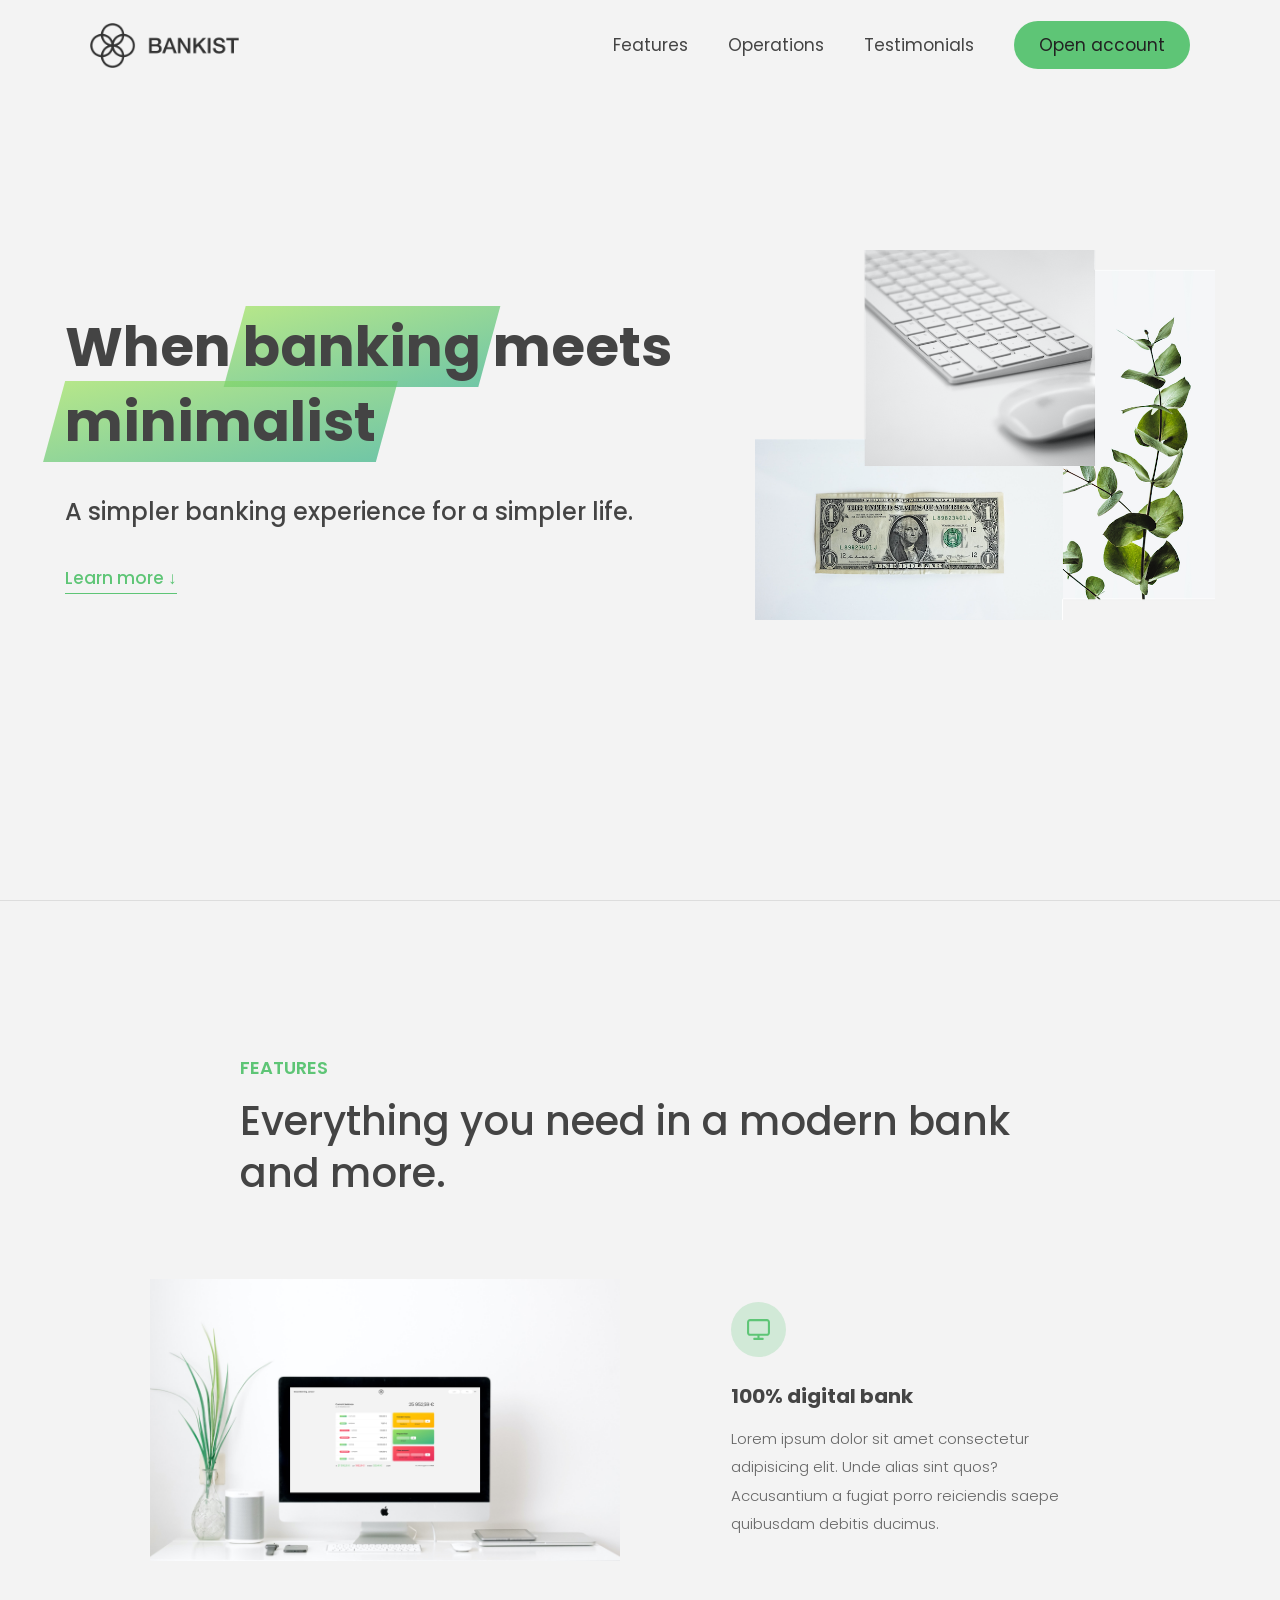
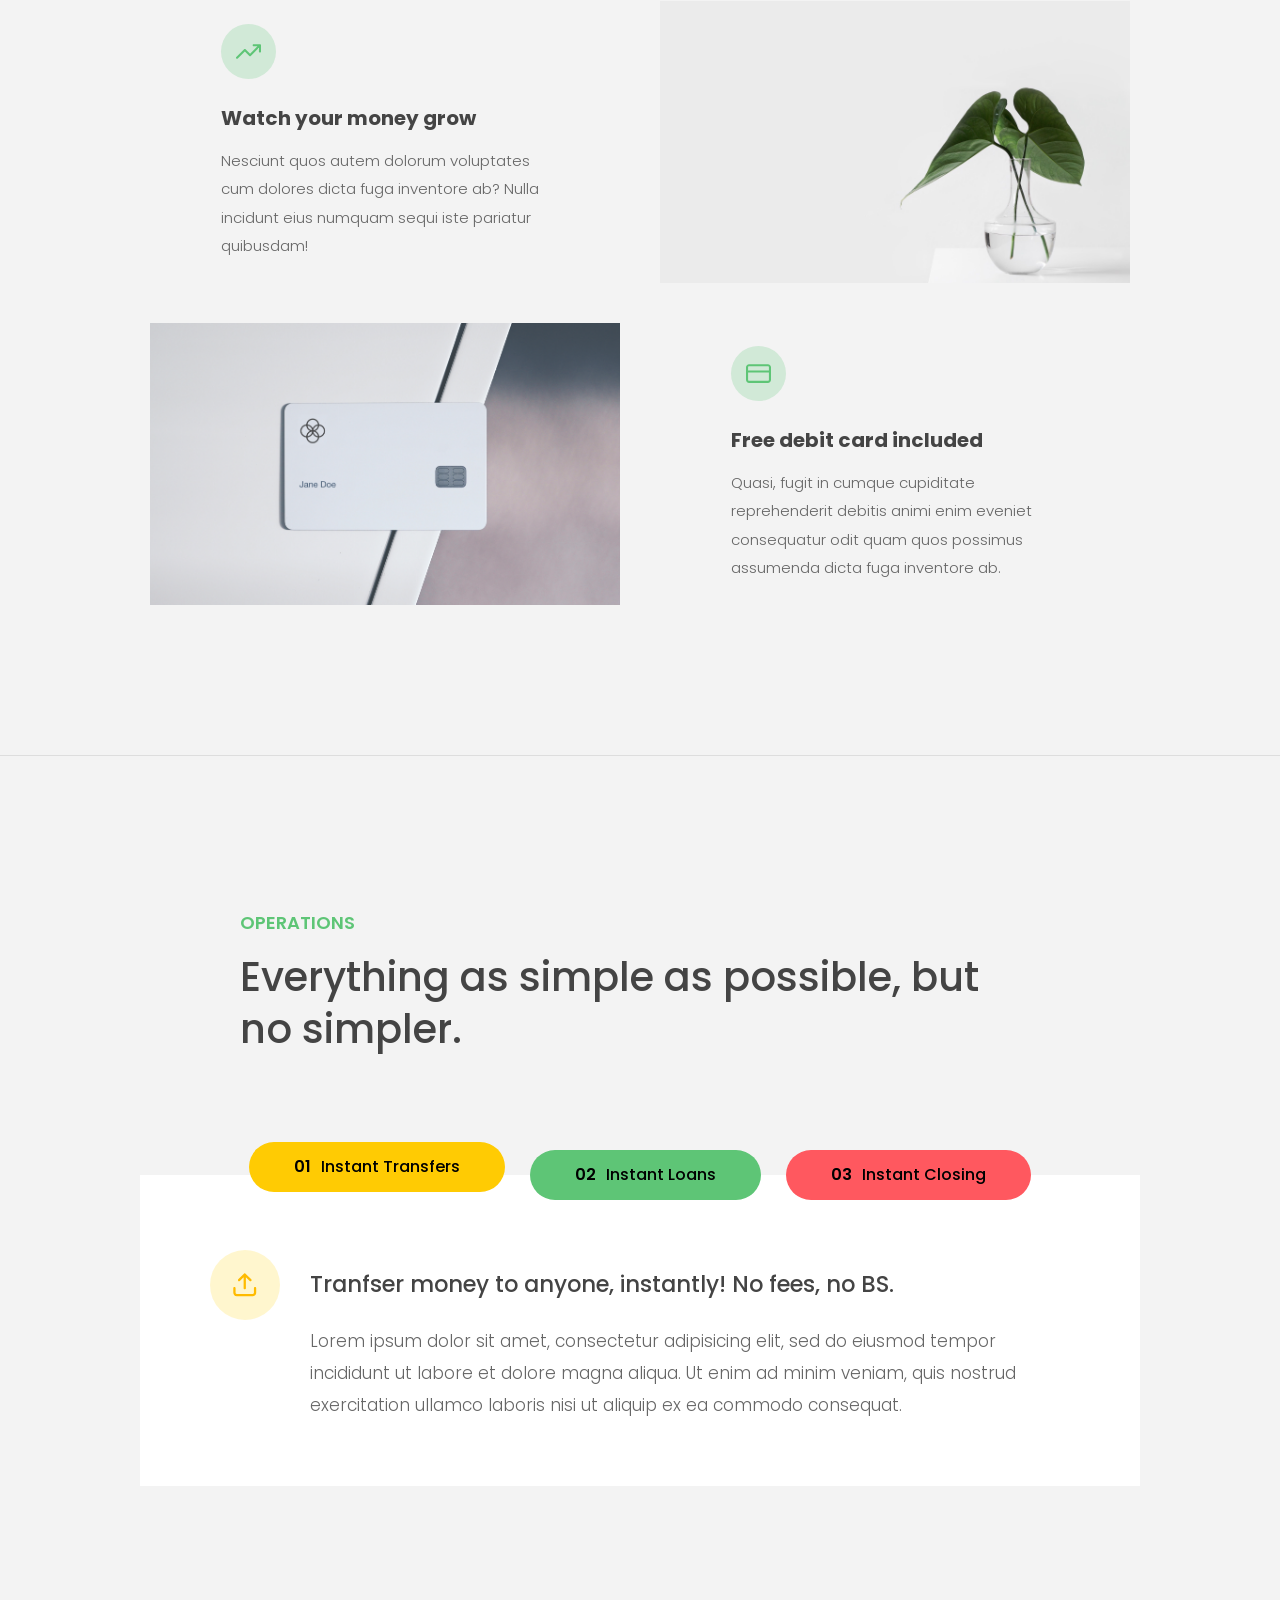
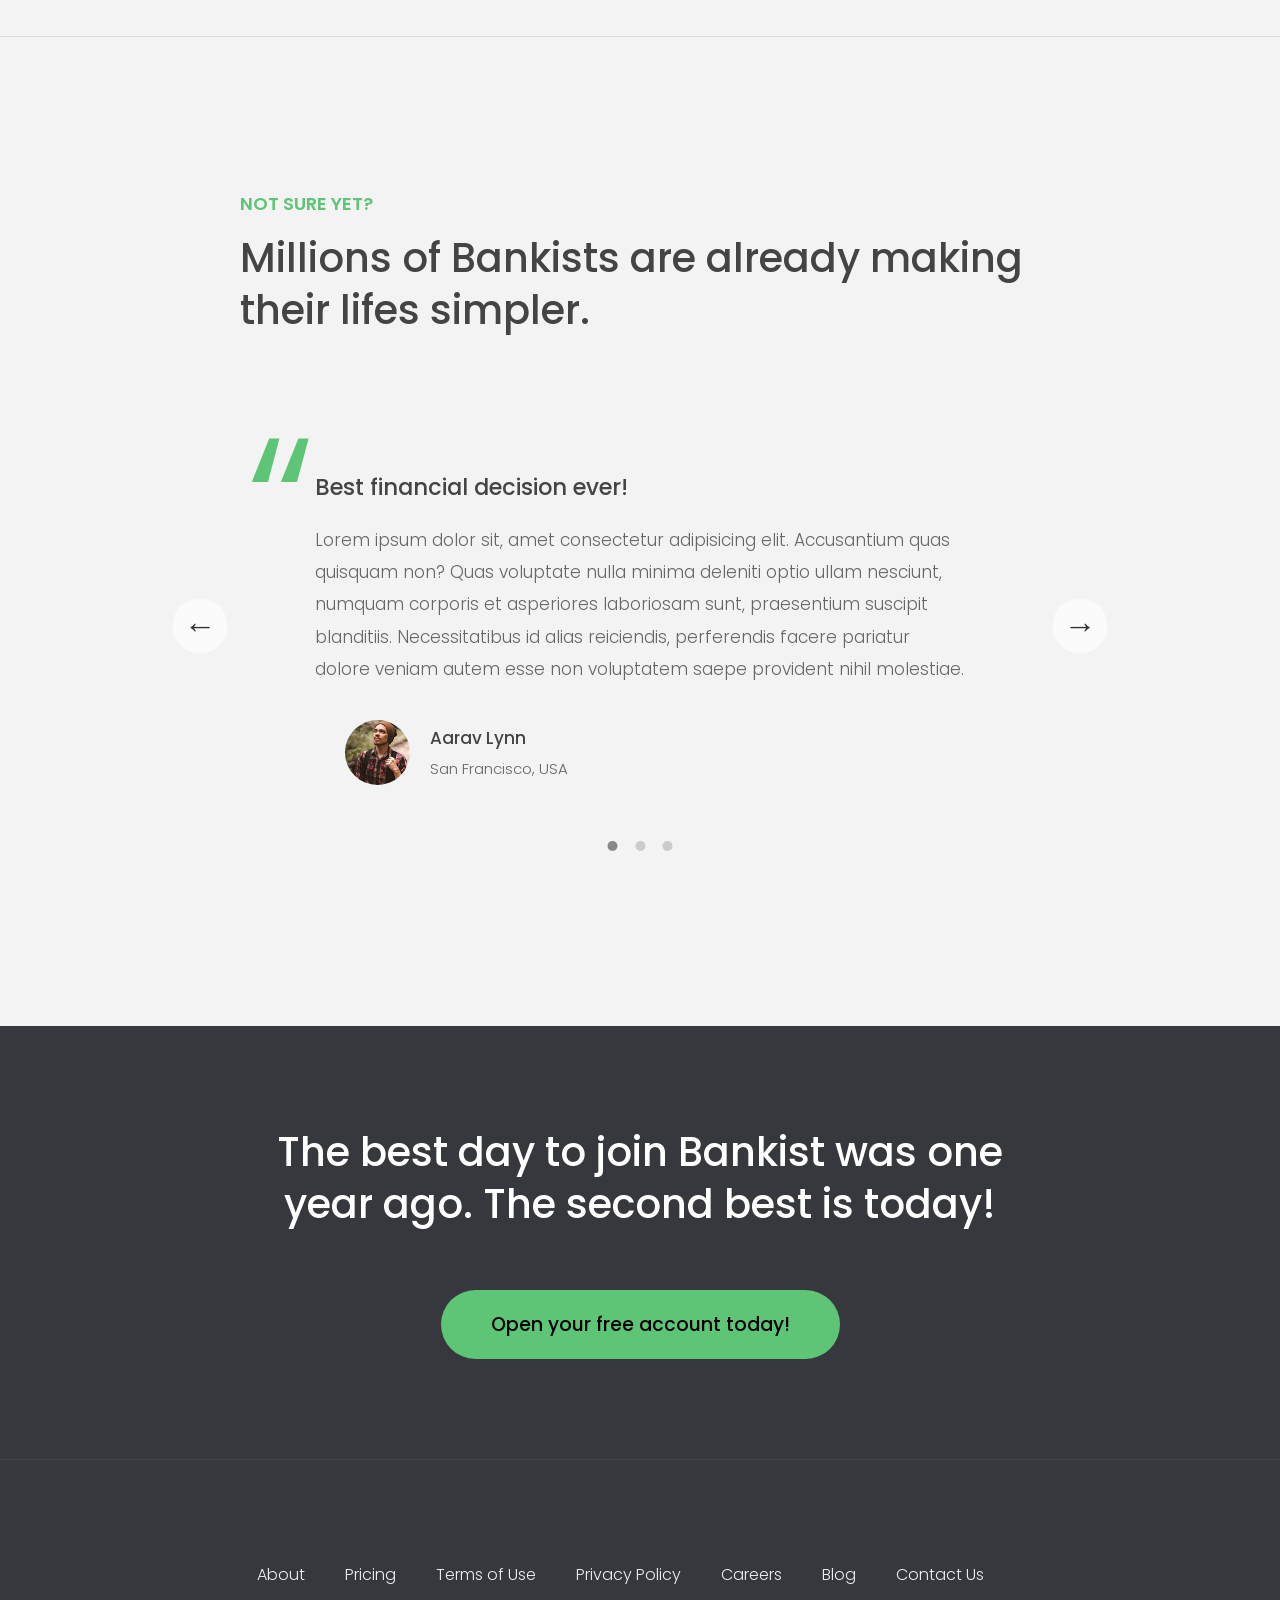
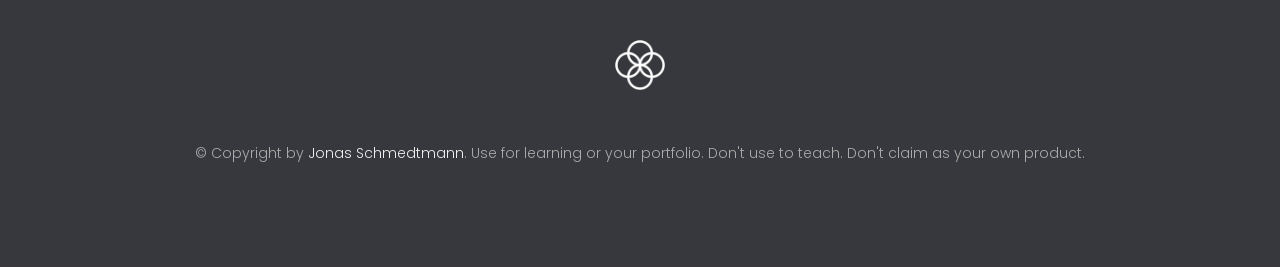
<file: Advanced-DOM-Bankist/index.html>
<!DOCTYPE html>
<html lang="en">
  <head>
    <meta charset="UTF-8" />
    <meta name="viewport" content="width=device-width, initial-scale=1.0" />
    <meta http-equiv="X-UA-Compatible" content="ie=edge" />
    <link rel="shortcut icon" type="image/png" href="img/icon.png" />

    <link
      href="https://fonts.googleapis.com/css?family=Poppins:300,400,500,600&display=swap"
      rel="stylesheet"
    />
    <link rel="stylesheet" href="style.css" />
    <title>Bankist | When Banking meets Minimalist</title>
        <script defer src="script.js"></script>
  </head>
  <body>
    <header class="header">
      <nav class="nav">
        <img
          src="img/logo.png"
          alt="Bankist logo"
          class="nav__logo"
          id="logo"
          loading="lazy"
        />
        <ul class="nav__links">
          <li class="nav__item">
            <a class="nav__link" href="#section--1">Features</a>
          </li>
          <li class="nav__item">
            <a class="nav__link" href="#section--2">Operations</a>
          </li>
          <li class="nav__item">
            <a class="nav__link" href="#section--3">Testimonials</a>
          </li>
          <li class="nav__item">
            <a class="nav__link nav__link--btn btn--show-modal" href="#"
              >Open account</a
            >
          </li>
        </ul>
      </nav>

      <div class="header__title">
        <h1>
          When
          <!-- Green highlight effect -->
          <span class="highlight">banking</span>
          meets<br />
          <span class="highlight">minimalist</span>
        </h1>
        <h4>A simpler banking experience for a simpler life.</h4>
        <button class="btn--text btn--scroll-to">Learn more &DownArrow;</button>
        <img
          src="img/hero.png"
          class="header__img"
          alt="Minimalist bank items"
          loading="lazy"
        />
      </div>
    </header>

    <section class="section" id="section--1">
      <div class="section__title">
        <h2 class="section__description">Features</h2>
        <h3 class="section__header">
          Everything you need in a modern bank and more.
        </h3>
      </div>

      <div class="features">
        <img
          src="img/digital-lazy.jpg"
          data-src="img/digital.jpg"
          alt="Computer"
          class="features__img lazy-img"
        />
        <div class="features__feature">
          <div class="features__icon">
            <svg>
              <use xlink:href="img/icons.svg#icon-monitor"></use>
            </svg>
          </div>
          <h5 class="features__header">100% digital bank</h5>
          <p>
            Lorem ipsum dolor sit amet consectetur adipisicing elit. Unde alias
            sint quos? Accusantium a fugiat porro reiciendis saepe quibusdam
            debitis ducimus.
          </p>
        </div>

        <div class="features__feature">
          <div class="features__icon">
            <svg>
              <use xlink:href="img/icons.svg#icon-trending-up"></use>
            </svg>
          </div>
          <h5 class="features__header">Watch your money grow</h5>
          <p>
            Nesciunt quos autem dolorum voluptates cum dolores dicta fuga
            inventore ab? Nulla incidunt eius numquam sequi iste pariatur
            quibusdam!
          </p>
        </div>
        <img
          src="img/grow-lazy.jpg"
          data-src="img/grow.jpg"
          alt="Plant"
          class="features__img lazy-img"
        />

        <img
          src="img/card-lazy.jpg"
          data-src="img/card.jpg"
          alt="Credit card"
          class="features__img lazy-img"
        />
        <div class="features__feature">
          <div class="features__icon">
            <svg>
              <use xlink:href="img/icons.svg#icon-credit-card"></use>
            </svg>
          </div>
          <h5 class="features__header">Free debit card included</h5>
          <p>
            Quasi, fugit in cumque cupiditate reprehenderit debitis animi enim
            eveniet consequatur odit quam quos possimus assumenda dicta fuga
            inventore ab.
          </p>
        </div>
      </div>
    </section>

    <section class="section" id="section--2">
      <div class="section__title">
        <h2 class="section__description">Operations</h2>
        <h3 class="section__header">
          Everything as simple as possible, but no simpler.
        </h3>
      </div>

      <div class="operations">
        <div class="operations__tab-container">
          <button
            class="btn operations__tab operations__tab--1 operations__tab--active"
            data-tab="1"
          >
            <span>01</span>Instant Transfers
          </button>
          <button class="btn operations__tab operations__tab--2" data-tab="2">
            <span>02</span>Instant Loans
          </button>
          <button class="btn operations__tab operations__tab--3" data-tab="3">
            <span>03</span>Instant Closing
          </button>
        </div>
        <div
          class="operations__content operations__content--1 operations__content--active"
        >
          <div class="operations__icon operations__icon--1">
            <svg>
              <use xlink:href="img/icons.svg#icon-upload"></use> 
            </svg>
          </div>
          <h5 class="operations__header">
            Tranfser money to anyone, instantly! No fees, no BS.
          </h5>
          <p>
            Lorem ipsum dolor sit amet, consectetur adipisicing elit, sed do
            eiusmod tempor incididunt ut labore et dolore magna aliqua. Ut enim
            ad minim veniam, quis nostrud exercitation ullamco laboris nisi ut
            aliquip ex ea commodo consequat.
          </p>
        </div>

        <div class="operations__content operations__content--2">
          <div class="operations__icon operations__icon--2">
            <svg>
              <use xlink:href="img/icons.svg#icon-home"></use>
            </svg>
          </div>
          <h5 class="operations__header">
            Buy a home or make your dreams come true, with instant loans.
          </h5>
          <p>
            Duis aute irure dolor in reprehenderit in voluptate velit esse
            cillum dolore eu fugiat nulla pariatur. Excepteur sint occaecat
            cupidatat non proident, sunt in culpa qui officia deserunt mollit
            anim id est laborum.
          </p>
        </div>
        <div class="operations__content operations__content--3">
          <div class="operations__icon operations__icon--3">
            <svg>
              <use xlink:href="img/icons.svg#icon-user-x"></use>
            </svg>
          </div>
          <h5 class="operations__header">
            No longer need your account? No problem! Close it instantly.
          </h5>
          <p>
            Excepteur sint occaecat cupidatat non proident, sunt in culpa qui
            officia deserunt mollit anim id est laborum. Ut enim ad minim
            veniam, quis nostrud exercitation ullamco laboris nisi ut aliquip ex
            ea commodo consequat.
          </p>
        </div>
      </div>
    </section>

    <section class="section " id="section--3">
      <div class="section__title section__title--testimonials">
        <h2 class="section__description">Not sure yet?</h2>
        <h3 class="section__header">
          Millions of Bankists are already making their lifes simpler.
        </h3>
      </div>

      <div class="slider">
        <div class="slide slide--1">
          <div class="testimonial">
            <h5 class="testimonial__header">Best financial decision ever!</h5>
            <blockquote class="testimonial__text">
              Lorem ipsum dolor sit, amet consectetur adipisicing elit.
              Accusantium quas quisquam non? Quas voluptate nulla minima
              deleniti optio ullam nesciunt, numquam corporis et asperiores
              laboriosam sunt, praesentium suscipit blanditiis. Necessitatibus
              id alias reiciendis, perferendis facere pariatur dolore veniam
              autem esse non voluptatem saepe provident nihil molestiae.
            </blockquote>
            <address class="testimonial__author">
              <img src="img/user-1.jpg" alt="" class="testimonial__photo" loading="lazy" />
              <h6 class="testimonial__name">Aarav Lynn</h6>
              <p class="testimonial__location">San Francisco, USA</p>
            </address>
          </div>
        </div>

        <div class="slide slide--2">
          <div class="testimonial">
            <h5 class="testimonial__header">
              The last step to becoming a complete minimalist
            </h5>
            <blockquote class="testimonial__text">
              Quisquam itaque deserunt ullam, quia ea repellendus provident,
              ducimus neque ipsam modi voluptatibus doloremque, corrupti
              laborum. Incidunt numquam perferendis veritatis neque repellendus.
              Lorem, ipsum dolor sit amet consectetur adipisicing elit. Illo
              deserunt exercitationem deleniti.
            </blockquote>
            <address class="testimonial__author">
              <img src="img/user-2.jpg" alt="" class="testimonial__photo" loading="lazy" />
              <h6 class="testimonial__name">Miyah Miles</h6>
              <p class="testimonial__location">London, UK</p>
            </address>
          </div>
        </div>

        <div class="slide slide--3">
          <div class="testimonial">
            <h5 class="testimonial__header">
              Finally free from old-school banks
            </h5>
            <blockquote class="testimonial__text">
              Debitis, nihil sit minus suscipit magni aperiam vel tenetur
              incidunt commodi architecto numquam omnis nulla autem,
              necessitatibus blanditiis modi similique quidem. Odio aliquam
              culpa dicta beatae quod maiores ipsa minus consequatur error sunt,
              deleniti saepe aliquid quos inventore sequi. Necessitatibus id
              alias reiciendis, perferendis facere.
            </blockquote>
            <address class="testimonial__author">
              <img src="img/user-3.jpg" alt="" class="testimonial__photo" loading="lazy" />
              <h6 class="testimonial__name">Francisco Gomes</h6>
              <p class="testimonial__location">Lisbon, Portugal</p>
            </address>
          </div>
        </div>

        <!-- <div class="slide"><img src="img/img-1.jpg" alt="Photo 1" /></div>
        <div class="slide"><img src="img/img-2.jpg" alt="Photo 2" /></div>
        <div class="slide"><img src="img/img-3.jpg" alt="Photo 3" /></div>
        <div class="slide"><img src="img/img-4.jpg" alt="Photo 4" /></div> -->
        <button class="slider__btn slider__btn--left">&larr;</button>
        <button class="slider__btn slider__btn--right">&rarr;</button>
        <div class="dots"></div>
      </div>
    </section>

    <section class="section section--sign-up">
      <div class="section__title">
        <h3 class="section__header">
          The best day to join Bankist was one year ago. The second best is
          today!
        </h3>
      </div>
      <button class="btn btn--show-modal">Open your free account today!</button>
    </section>

    <footer class="footer">
      <ul class="footer__nav">
        <li class="footer__item">
          <a class="footer__link" href="#">About</a>
        </li>
        <li class="footer__item">
          <a class="footer__link" href="#">Pricing</a>
        </li>
        <li class="footer__item">
          <a class="footer__link" href="#">Terms of Use</a>
        </li>
        <li class="footer__item">
          <a class="footer__link" href="#">Privacy Policy</a>
        </li>
        <li class="footer__item">
          <a class="footer__link" href="#">Careers</a>
        </li>
        <li class="footer__item">
          <a class="footer__link" href="#">Blog</a>
        </li>
        <li class="footer__item">
          <a class="footer__link" href="#">Contact Us</a>
        </li>
      </ul>
      <img src="img/icon.png" alt="Logo" class="footer__logo" loading="lazy" />
      <p class="footer__copyright">
        &copy; Copyright by
        <a
          class="footer__link twitter-link"
          target="_blank"
          href="https://twitter.com/jonasschmedtman"
          >Jonas Schmedtmann</a
        >. Use for learning or your portfolio. Don't use to teach. Don't claim
        as your own product.
      </p>
    </footer>

    <div class="modal hidden">
      <button class="btn--close-modal">&times;</button>
      <h2 class="modal__header">
        Open your bank account <br />
        in just <span class="highlight">5 minutes</span>
      </h2>
      <form class="modal__form">
        <label>First Name</label>
        <input type="text" />
        <label>Last Name</label>
        <input type="text" />
        <label>Email Address</label>
        <input type="email" />
        <button class="btn">Next step &rarr;</button>
      </form>
    </div>
    <div class="overlay hidden"></div>

    <!-- <script src="script.js"></script> -->
  </body>
</html>
</file>
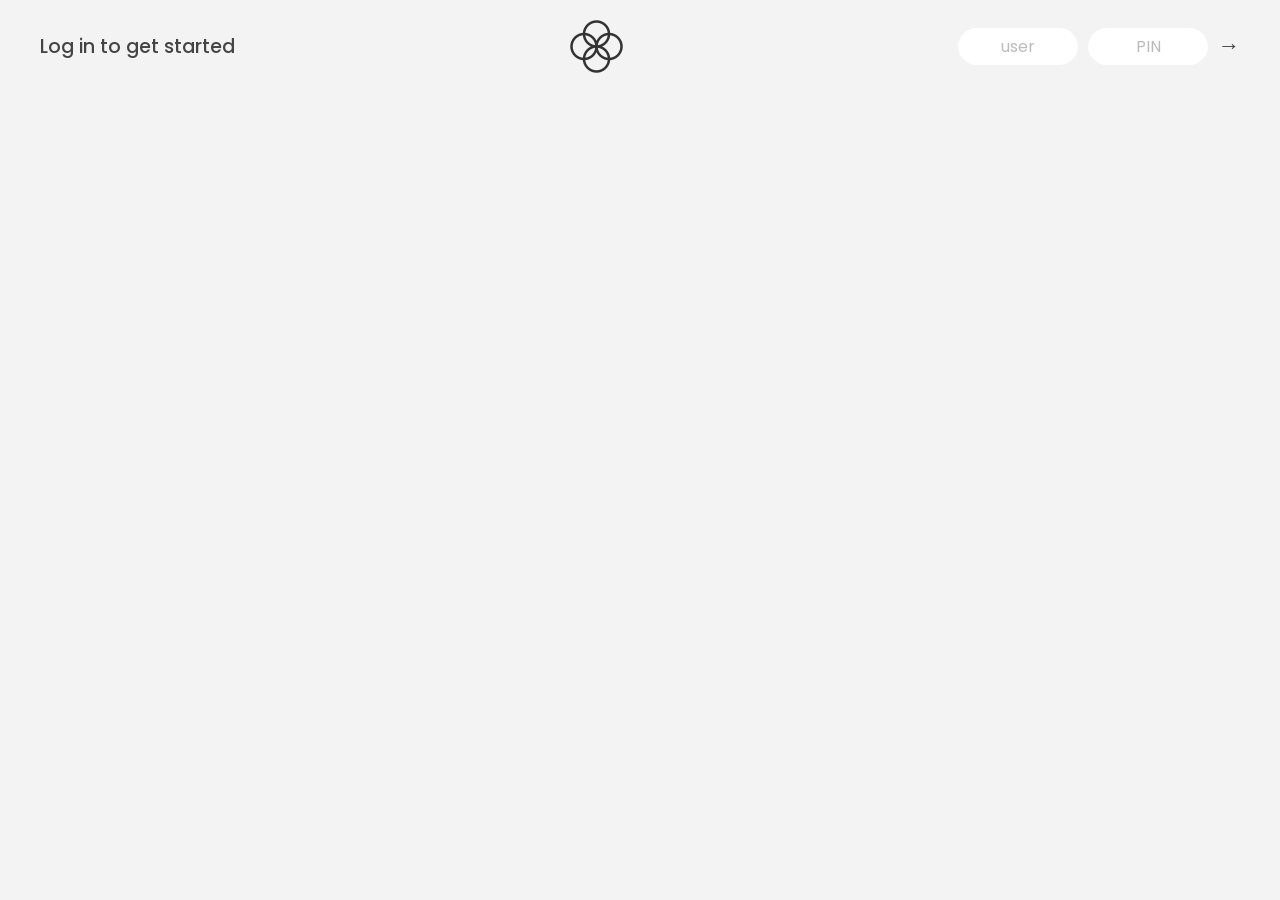
<file: Arrays-Bankist/index.html>
<!DOCTYPE html>
<html lang="en">
  <head>
    <meta charset="UTF-8" />
    <meta name="viewport" content="width=device-width, initial-scale=1.0" />
    <meta http-equiv="X-UA-Compatible" content="ie=edge" />
    <link rel="shortcut icon" type="image/png" href="/icon.png" />

    <link
      href="https://fonts.googleapis.com/css?family=Poppins:400,500,600&display=swap"
      rel="stylesheet"
    />

    <link rel="stylesheet" href="style.css" />
    <title>Bankist</title>
  </head>
  <body>
    <!-- TOP NAVIGATION -->
    <nav>
      <p class="welcome">Log in to get started</p>
      <img src="logo.png" alt="Logo" class="logo" />
      <form class="login">
        <input
          type="text"
          placeholder="user"
          class="login__input login__input--user"
        />
        <!-- In practice, use type="password" -->
        <input
          type="password"
          placeholder="PIN"
          maxlength="4"
          class="login__input login__input--pin"
        />
        <button class="login__btn">&rarr;</button>
      </form>
    </nav>

    <main class="app">
      <!-- BALANCE -->
      <div class="balance">
        <div>
          <p class="balance__label">Current balance</p>
          <p class="balance__date">
            As of <span class="date">05/03/2037</span>
          </p>
        </div>
        <p class="balance__value">0000€</p>
      </div>

      <!-- MOVEMENTS -->
      <div class="movements">
        <div class="movements__row">
          <div class="movements__type movements__type--deposit">2 deposit</div>
          <div class="movements__date">3 days ago</div>
          <div class="movements__value">4 000€</div>
        </div>
        <div class="movements__row">
          <div class="movements__type movements__type--withdrawal">
            1 withdrawal
          </div>
          <div class="movements__date">24/01/2037</div>
          <div class="movements__value">-378€</div>
        </div>
      </div>

      <!-- SUMMARY -->
      <div class="summary">
        <p class="summary__label">In</p>
        <p class="summary__value summary__value--in">0000€</p>
        <p class="summary__label">Out</p>
        <p class="summary__value summary__value--out">0000€</p>
        <p class="summary__label">Interest</p>
        <p class="summary__value summary__value--interest">0000€</p>
        <button class="btn--sort">&downarrow; SORT</button>
      </div>

      <!-- OPERATION: TRANSFERS -->
      <div class="operation operation--transfer">
        <h2>Transfer money</h2>
        <form class="form form--transfer">
          <input type="text" class="form__input form__input--to" />
          <input type="number" class="form__input form__input--amount" />
          <button class="form__btn form__btn--transfer">&rarr;</button>
          <label class="form__label">Transfer to</label>
          <label class="form__label">Amount</label>
        </form>
      </div>

      <!-- OPERATION: LOAN -->
      <div class="operation operation--loan">
        <h2>Request loan</h2>
        <form class="form form--loan">
          <input type="number" class="form__input form__input--loan-amount" />
          <button class="form__btn form__btn--loan">&rarr;</button>
          <label class="form__label form__label--loan">Amount</label>
        </form>
      </div>

      <!-- OPERATION: CLOSE -->
      <div class="operation operation--close">
        <h2>Close account</h2>
        <form class="form form--close">
          <input type="text" class="form__input form__input--user" />
          <input
            type="password"
            maxlength="6"
            class="form__input form__input--pin"
          />
          <button class="form__btn form__btn--close">&rarr;</button>
          <label class="form__label">Confirm user</label>
          <label class="form__label">Confirm PIN</label>
        </form>
      </div>

      <!-- LOGOUT TIMER -->
      <p class="logout-timer">
        You will be logged out in <span class="timer">05:00</span>
      </p>
    </main>

    <!-- <footer>
      &copy; by Jonas Schmedtmann. Don't claim as your own :)
    </footer> -->

    <script src="script.js"></script>
  </body>
</html>
</file>
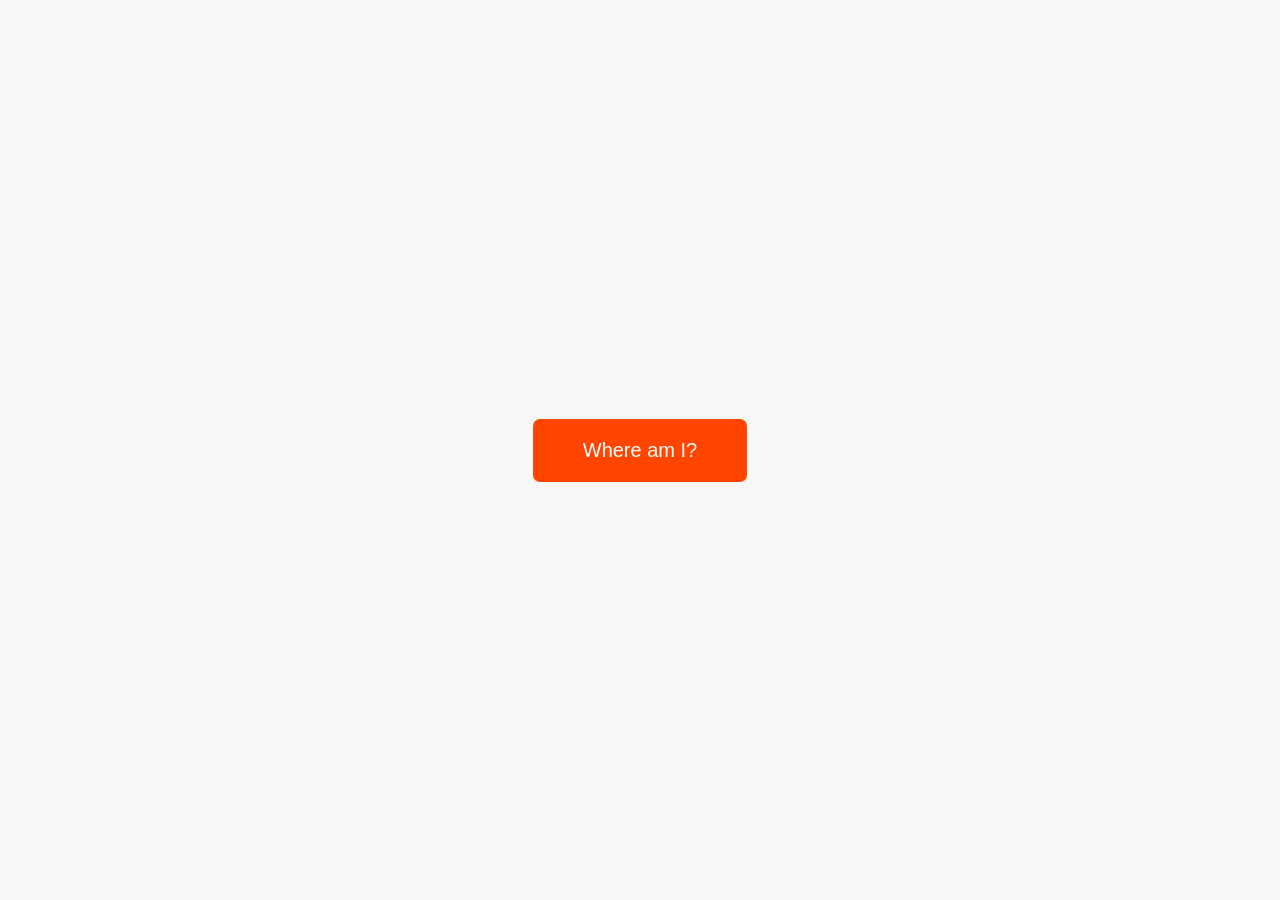
<file: Asynchronous/index.html>
<!DOCTYPE html>
<html lang="en">
  <head>
    <meta charset="UTF-8" />
    <meta name="viewport" content="width=device-width, initial-scale=1.0" />
    <meta http-equiv="X-UA-Compatible" content="ie=edge" />
    <link rel="stylesheet" href="style.css" />
    <script defer src="script.js"></script>
    <title>Asynchronous JavaScript</title>
  </head>
  <body>
    <main class="container">
      <div class="countries">
        <!--
          <article class="country">
            <img class="country__img" src="" />
            <div class="country__data">
              <h3 class="country__name">COUNTRY</h3>
              <h4 class="country__region">REGION</h4>
              <p class="country__row"><span>👫</span>POP people</p>
              <p class="country__row"><span>🗣️</span>LANG</p>
              <p class="country__row"><span>💰</span>CUR</p>
            </div>
          </article>
        -->
      </div>
      <button class="btn-country">Where am I?</button>
      <div class="images"></div>
    </main>
  </body>
</html>
</file>
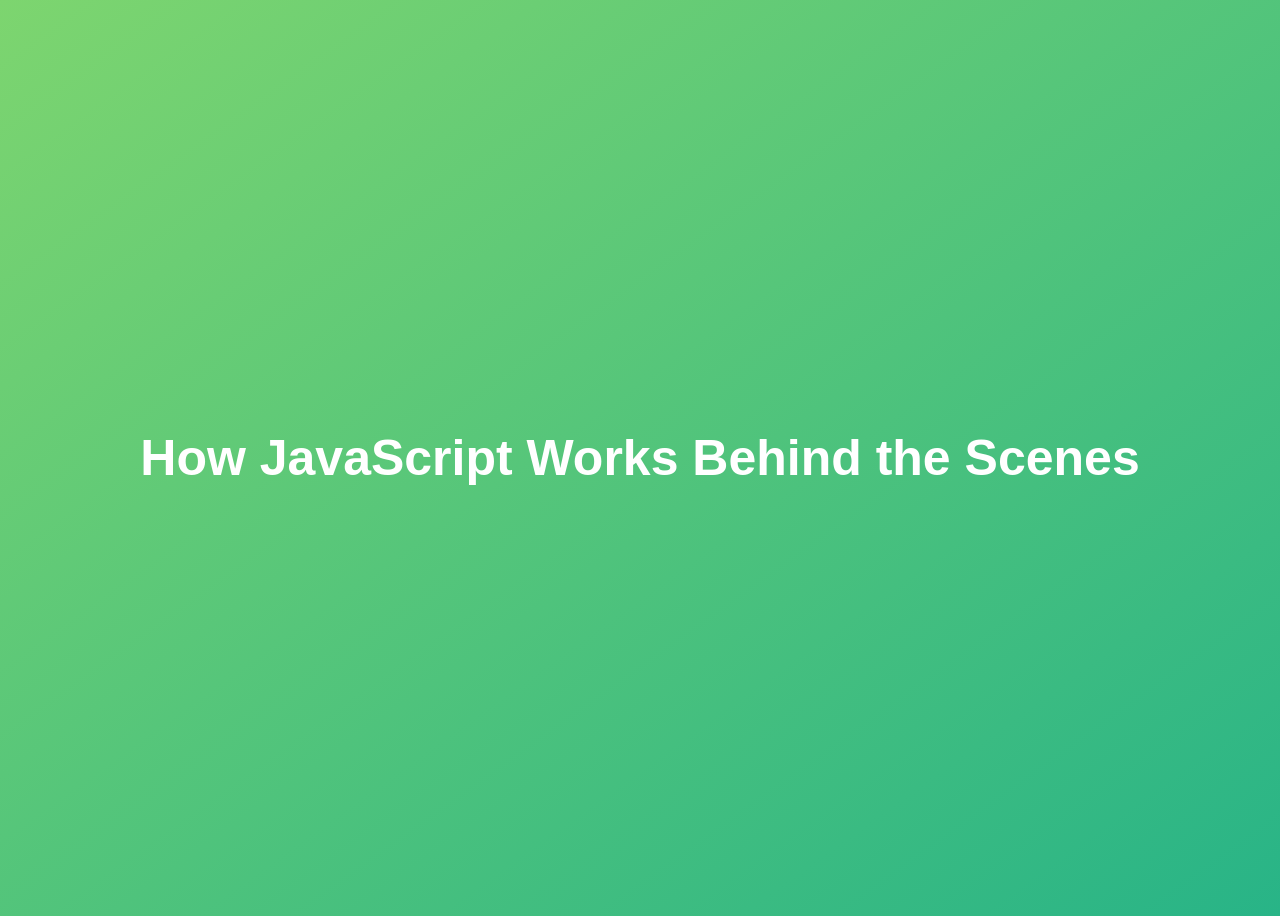
<file: Behind-the-Scenes/index.html>
<!DOCTYPE html>
<html lang="en">
  <head>
    <meta charset="UTF-8" />
    <meta name="viewport" content="width=device-width, initial-scale=1.0" />
    <meta http-equiv="X-UA-Compatible" content="ie=edge" />
    <title>How JavaScript Works Behind the Scenes</title>
    <style>
      body {
        height: 100vh;
        display: flex;
        align-items: center;
        background: linear-gradient(to top left, #28b487, #7dd56f);
      }
      h1 {
        font-family: sans-serif;
        font-size: 50px;
        line-height: 1.3;
        width: 100%;
        padding: 30px;
        text-align: center;
        color: white;
      }
    </style>
  </head>
  <body>
    <h1>How JavaScript Works Behind the Scenes</h1>
    <script src="script.js"></script>
  </body>
</html>
</file>
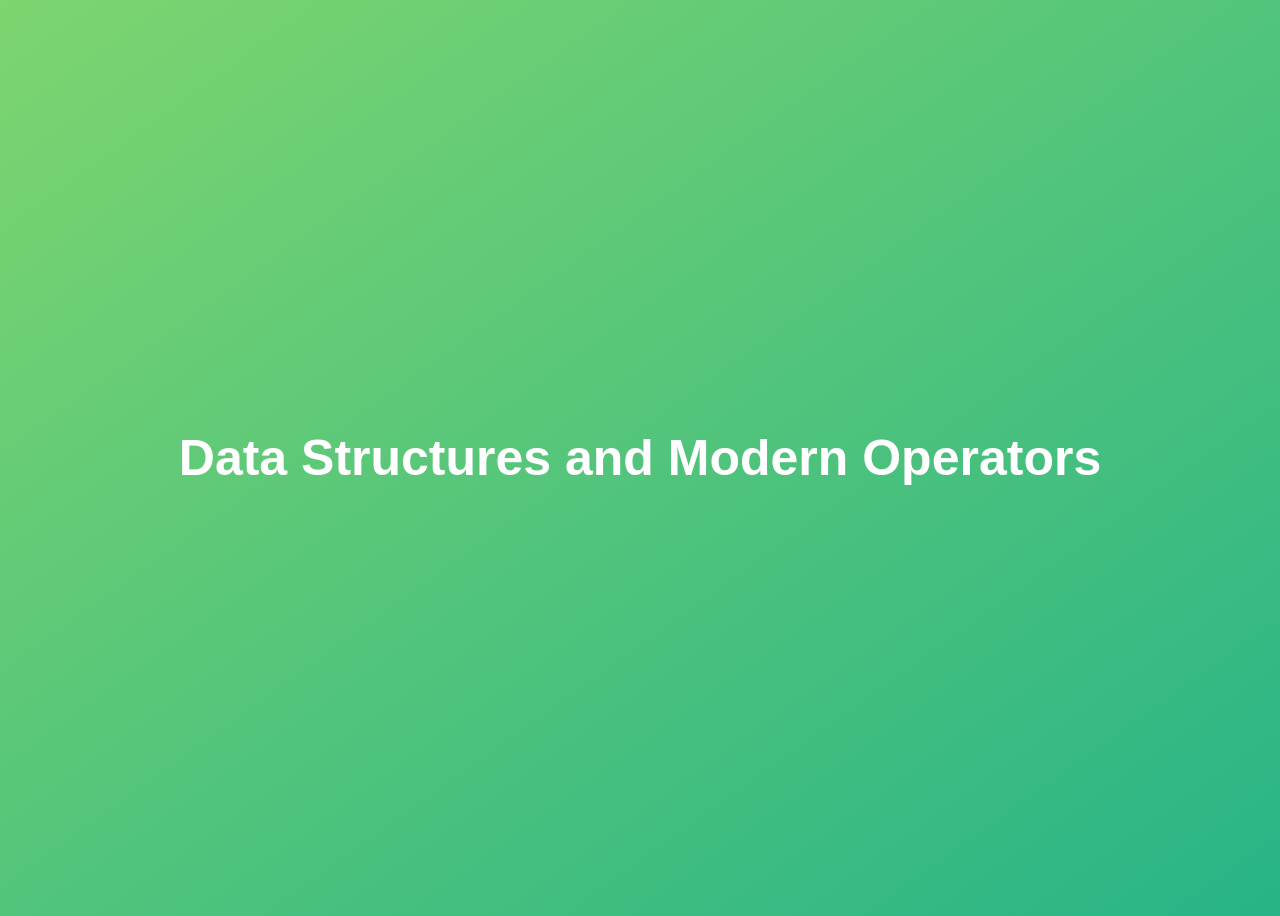
<file: Data-Structures-Operators/index.html>
<!DOCTYPE html>
<html lang="en">
  <head>
    <meta charset="UTF-8" />
    <meta name="viewport" content="width=device-width, initial-scale=1.0" />
    <meta http-equiv="X-UA-Compatible" content="ie=edge" />
    <title>Data Structures and Modern Operators</title>
    <style>
      body {
        height: 100vh;
        display: flex;
        align-items: center;
        background: linear-gradient(to top left, #28b487, #7dd56f);
      }
      h1 {
        font-family: sans-serif;
        font-size: 50px;
        line-height: 1.3;
        width: 100%;
        padding: 30px;
        text-align: center;
        color: white;
      }
      button {
        width: 50px;
        height: 20px;
        margin: 10px;
      }
      textarea {
        width: 300px;
        height: 100px;
      }
    </style>
  </head>
  <body>
    <h1>Data Structures and Modern Operators</h1>
    <script src="script.js"></script>
    <script src="Assignments.js"></script>
  </body>
</html>
</file>
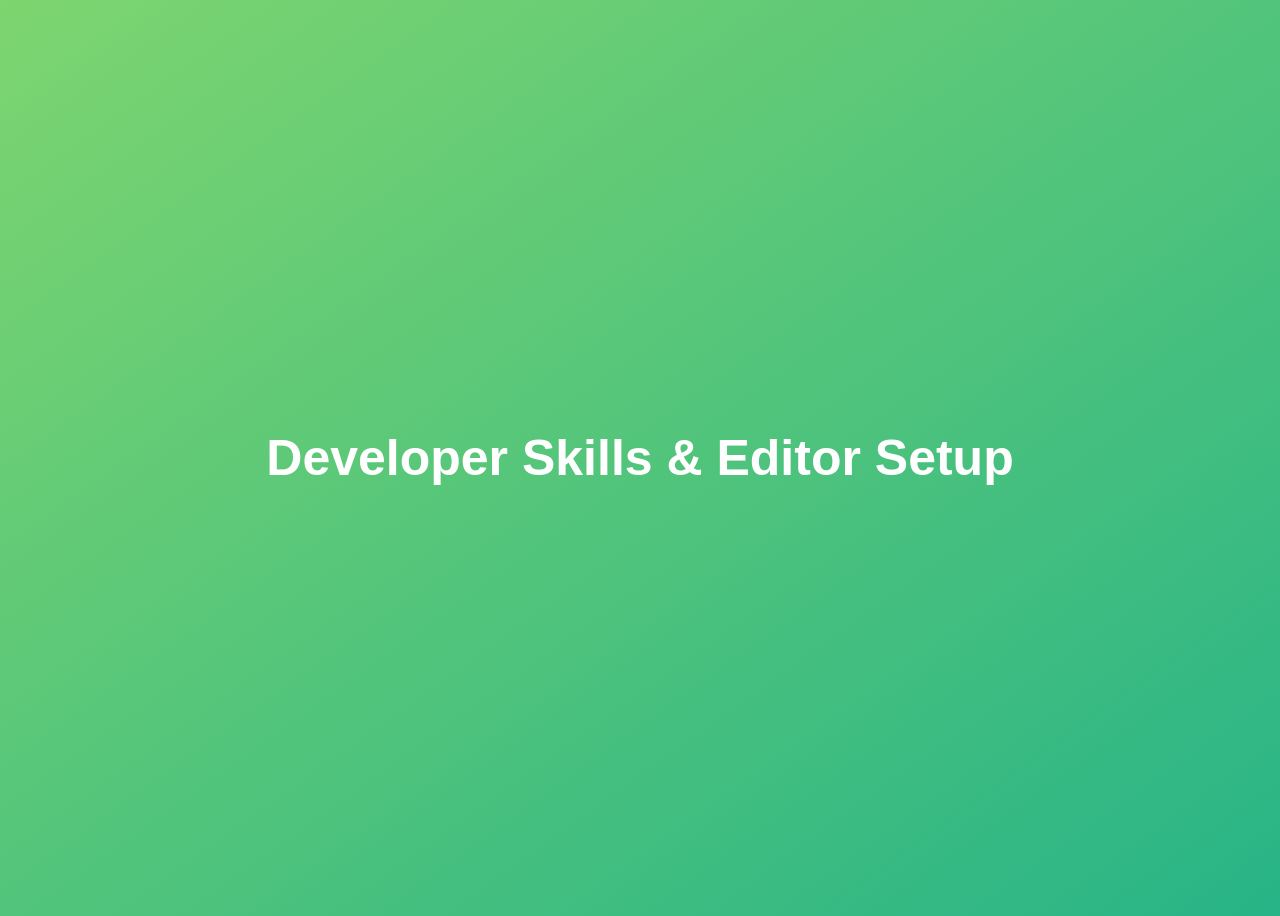
<file: Developer-Skills/index.html>
<!DOCTYPE html>
<html lang="en">
  <head>
    <meta charset="UTF-8" />
    <meta name="viewport" content="width=device-width, initial-scale=1.0" />
    <meta http-equiv="X-UA-Compatible" content="ie=edge" />
    <title>Developer Skills & Editor Setup</title>
    <style>
      body {
        height: 100vh;
        display: flex;
        align-items: center;
        background: linear-gradient(to top left, #28b487, #7dd56f);
      }
      h1 {
        font-family: sans-serif;
        font-size: 50px;
        line-height: 1.3;
        width: 100%;
        padding: 30px;
        text-align: center;
        color: white;
      }
    </style>
  </head>
  <body>
    <h1>Developer Skills & Editor Setup</h1>
    <script src="script.js"></script>
  </body>
</html>
</file>
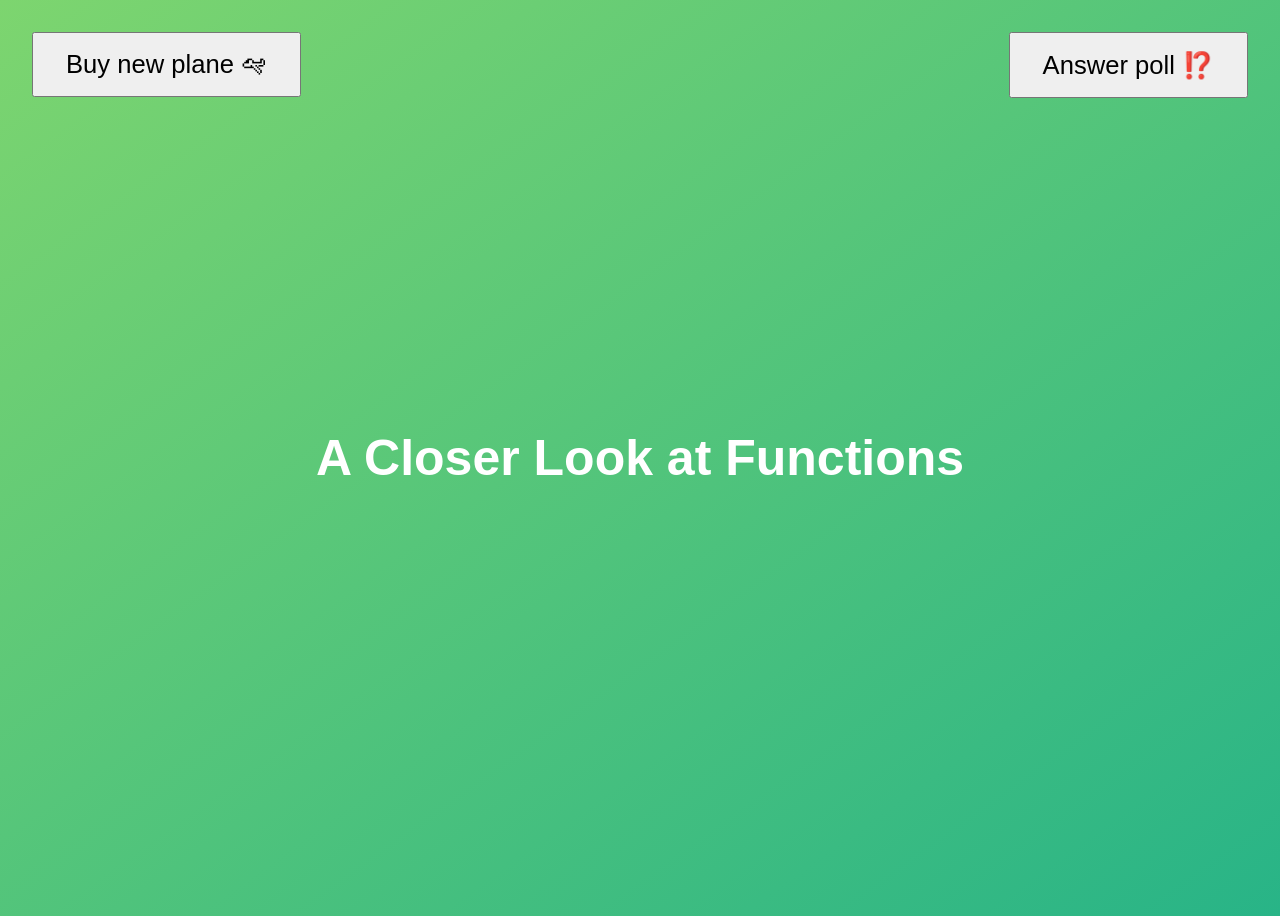
<file: Functions/index.html>
<!DOCTYPE html>
<html lang="en">
  <head>
    <meta charset="UTF-8" />
    <meta name="viewport" content="width=device-width, initial-scale=1.0" />
    <meta http-equiv="X-UA-Compatible" content="ie=edge" />
    <title>A Closer Look at Functions</title>
    <style>
      body {
        height: 100vh;
        display: flex;
        align-items: center;
        background: linear-gradient(to top left, #28b487, #7dd56f);
      }
      h1 {
        font-family: sans-serif;
        font-size: 50px;
        line-height: 1.3;
        width: 100%;
        padding: 30px;
        text-align: center;
        color: white;
      }
      .buy,
      .poll {
        font-size: 1.6rem;
        padding: 1rem 2rem;
        position: absolute;
        top: 2rem;
      }
      .buy {
        left: 2rem;
      }
      .poll {
        right: 2rem;
      }
    </style>
  </head>
  <body>
    <h1>A Closer Look at Functions</h1>
    <button class="buy">Buy new plane 🛩</button>
    <button class="poll">Answer poll ⁉️</button>
    <script src="script.js"></script>
  </body>
</html>
</file>
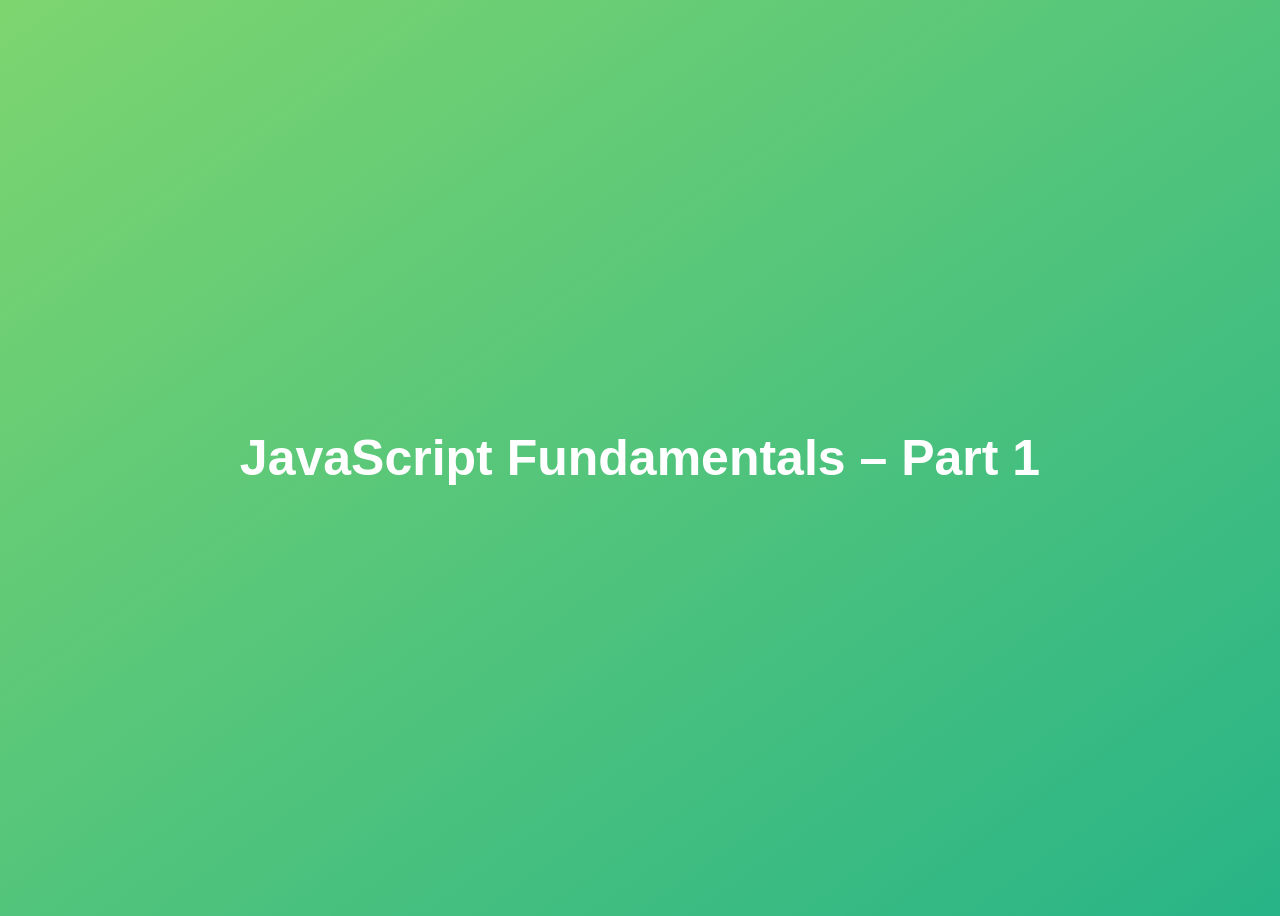
<file: Fundamentals-Part-1/index.html>
<!DOCTYPE html>
<html lang="en">
  <head>
    <meta charset="UTF-8" />
    <meta name="viewport" content="width=device-width, initial-scale=1.0" />
    <meta http-equiv="X-UA-Compatible" content="ie=edge" />
    <title>JavaScript Fundamentals – Part 1</title>
    <style>
      body {
        height: 100vh;
        display: flex;
        align-items: center;
        background: linear-gradient(to top left, #28b487, #7dd56f);
      }
      h1 {
        font-family: sans-serif;
        font-size: 50px;
        line-height: 1.3;
        width: 100%;
        padding: 30px;
        text-align: center;
        color: white;
      }
    </style>
    
  </head>
  <body>
    <h1>JavaScript Fundamentals – Part 1</h1>
    <script src="assignments.js"></script>
    <script src="script.js"></script>
  </body>
</html>
</file>
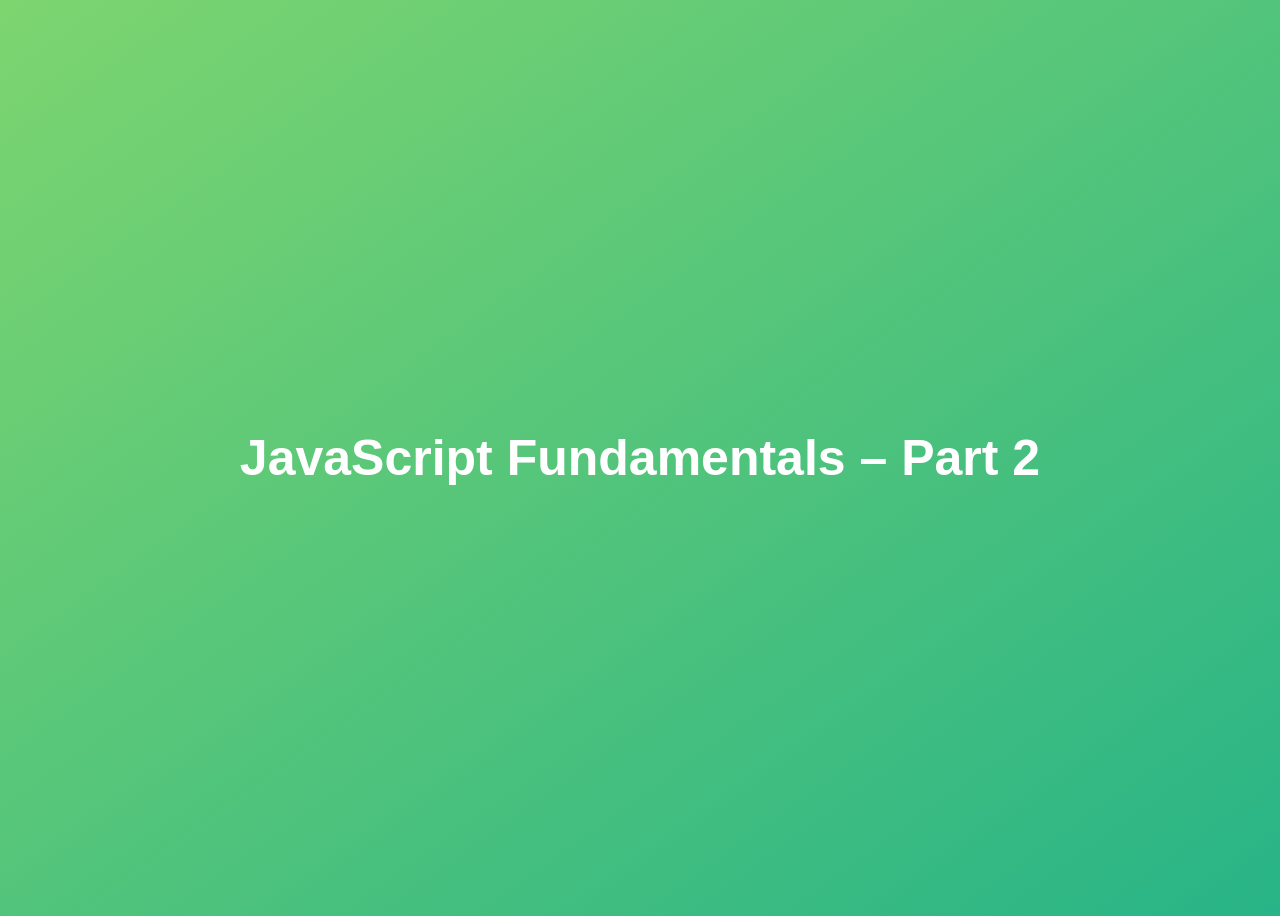
<file: Fundamentals-Part-2/index.html>
<!DOCTYPE html>
<html lang="en">
  <head>
    <meta charset="UTF-8" />
    <meta name="viewport" content="width=device-width, initial-scale=1.0" />
    <meta http-equiv="X-UA-Compatible" content="ie=edge" />
    <title>JavaScript Fundamentals – Part 2</title>
    <style>
      body {
        height: 100vh;
        display: flex;
        align-items: center;
        background: linear-gradient(to top left, #28b487, #7dd56f);
      }
      h1 {
        font-family: sans-serif;
        font-size: 50px;
        line-height: 1.3;
        width: 100%;
        padding: 30px;
        text-align: center;
        color: white;
      }
    </style>
  </head>
  <body>
    <h1>JavaScript Fundamentals – Part 2</h1>
    <script src="script.js"></script>
  </body>
</html>
</file>
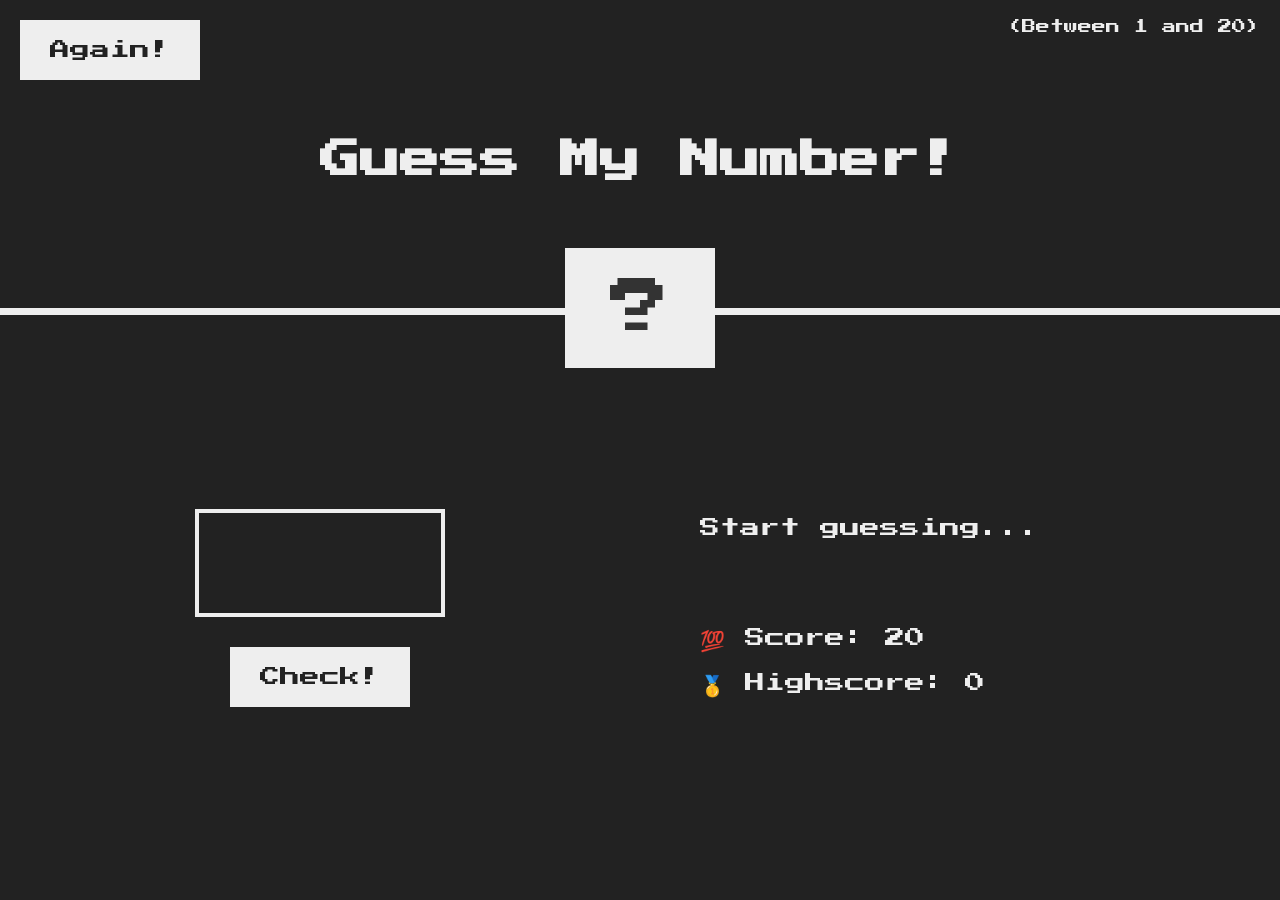
<file: Guess-My-Number/index.html>
<!DOCTYPE html>
<html lang="en">
  <head>
    <meta charset="UTF-8" />
    <meta name="viewport" content="width=device-width, initial-scale=1.0" />
    <meta http-equiv="X-UA-Compatible" content="ie=edge" />
    <link rel="stylesheet" href="style.css" />
    <title>Guess My Number!</title>
  </head>
  <body>
    <header>
      <h1>Guess My Number!</h1>
      <p class="between">(Between 1 and 20)</p>
      <button class="btn again">Again!</button>
      <div class="number">?</div>
    </header>
    <main>
      <section class="left">
        <input type="number" class="guess" />
        <button class="btn check">Check!</button>
      </section>
      <section class="right">
        <p class="message">Start guessing...</p>
        <p class="label-score">💯 Score: <span class="score">20</span></p>
        <p class="label-highscore">
          🥇 Highscore: <span class="highscore">0</span>
        </p>
      </section>
    </main>
    <script src="script.js"></script>
  </body>
</html>
</file>
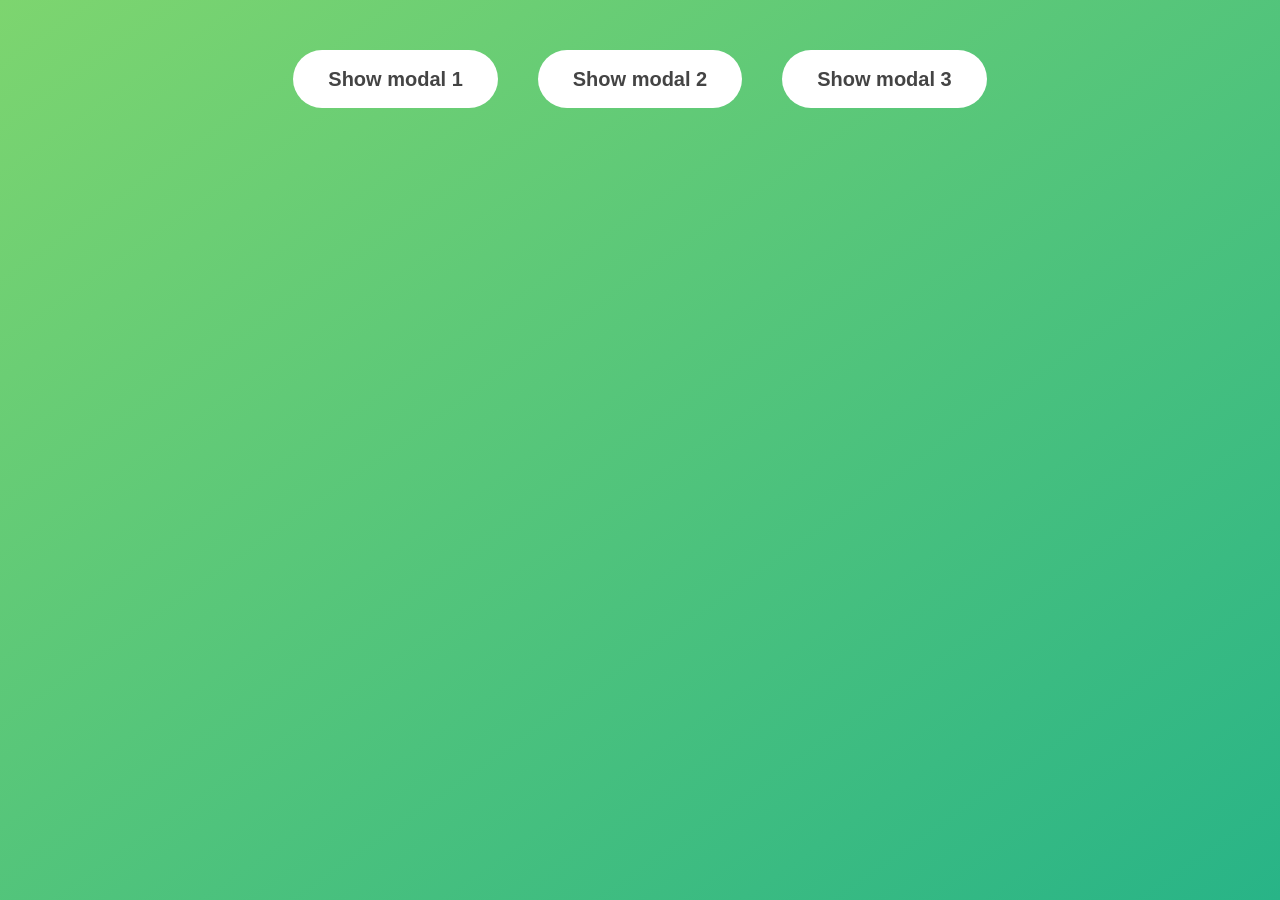
<file: Modal/index.html>
<!DOCTYPE html>
<html lang="en">
  <head>
    <meta charset="UTF-8" />
    <meta name="viewport" content="width=device-width, initial-scale=1.0" />
    <meta http-equiv="X-UA-Compatible" content="ie=edge" />
    <link rel="stylesheet" href="style.css" />
    <title>Modal window</title>
  </head>
  <body>
    <button class="show-modal">Show modal 1</button>
    <button class="show-modal">Show modal 2</button>
    <button class="show-modal">Show modal 3</button>

    <div class="modal hidden">
      <button class="close-modal">&times;</button>
      <h1>I'm a modal window 😍</h1>
      <p>
        Lorem ipsum dolor sit amet, consectetur adipisicing elit, sed do eiusmod
        tempor incididunt ut labore et dolore magna aliqua. Ut enim ad minim
        veniam, quis nostrud exercitation ullamco laboris nisi ut aliquip ex ea
        commodo consequat. Duis aute irure dolor in reprehenderit in voluptate
        velit esse cillum dolore eu fugiat nulla pariatur. Excepteur sint
        occaecat cupidatat non proident, sunt in culpa qui officia deserunt
        mollit anim id est laborum.
      </p>
    </div>
    <div class="overlay hidden"></div>

    <script src="script.js"></script>
  </body>
</html>
</file>
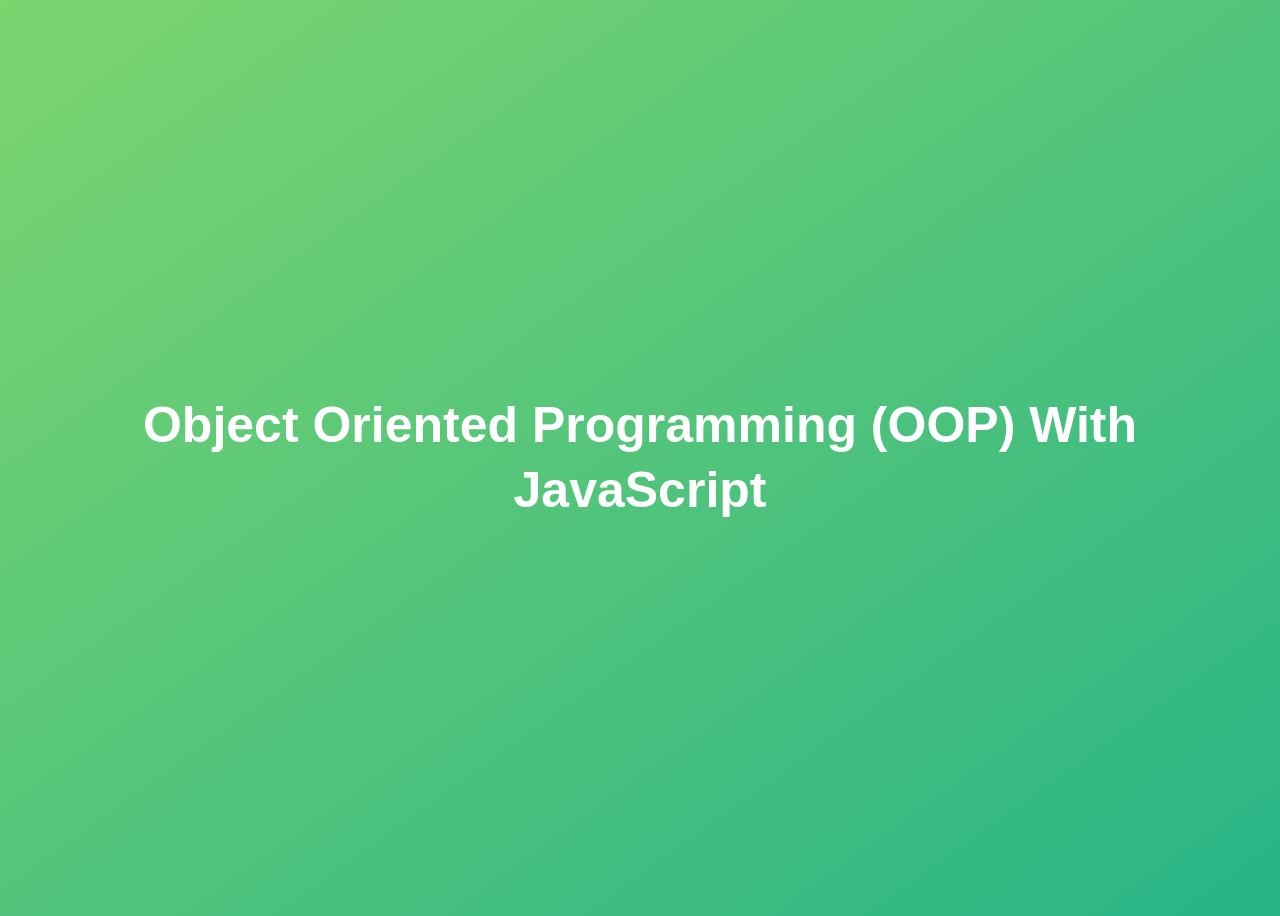
<file: OOP/index.html>
<!DOCTYPE html>
<html lang="en">
  <head>
    <meta charset="UTF-8" />
    <meta name="viewport" content="width=device-width, initial-scale=1.0" />
    <meta http-equiv="X-UA-Compatible" content="ie=edge" />
    <title>Object Oriented Programming (OOP) With JavaScript</title>
    <style>
      body {
        height: 100vh;
        display: flex;
        align-items: center;
        background: linear-gradient(to top left, #28b487, #7dd56f);
      }
      h1 {
        font-family: sans-serif;
        font-size: 50px;
        line-height: 1.3;
        width: 100%;
        padding: 30px;
        text-align: center;
        color: white;
      }
    </style>
    <script defer src="script.js"></script>
  </head>
  <body>
    <h1>Object Oriented Programming (OOP) With JavaScript</h1>
  </body>
</html>
</file>
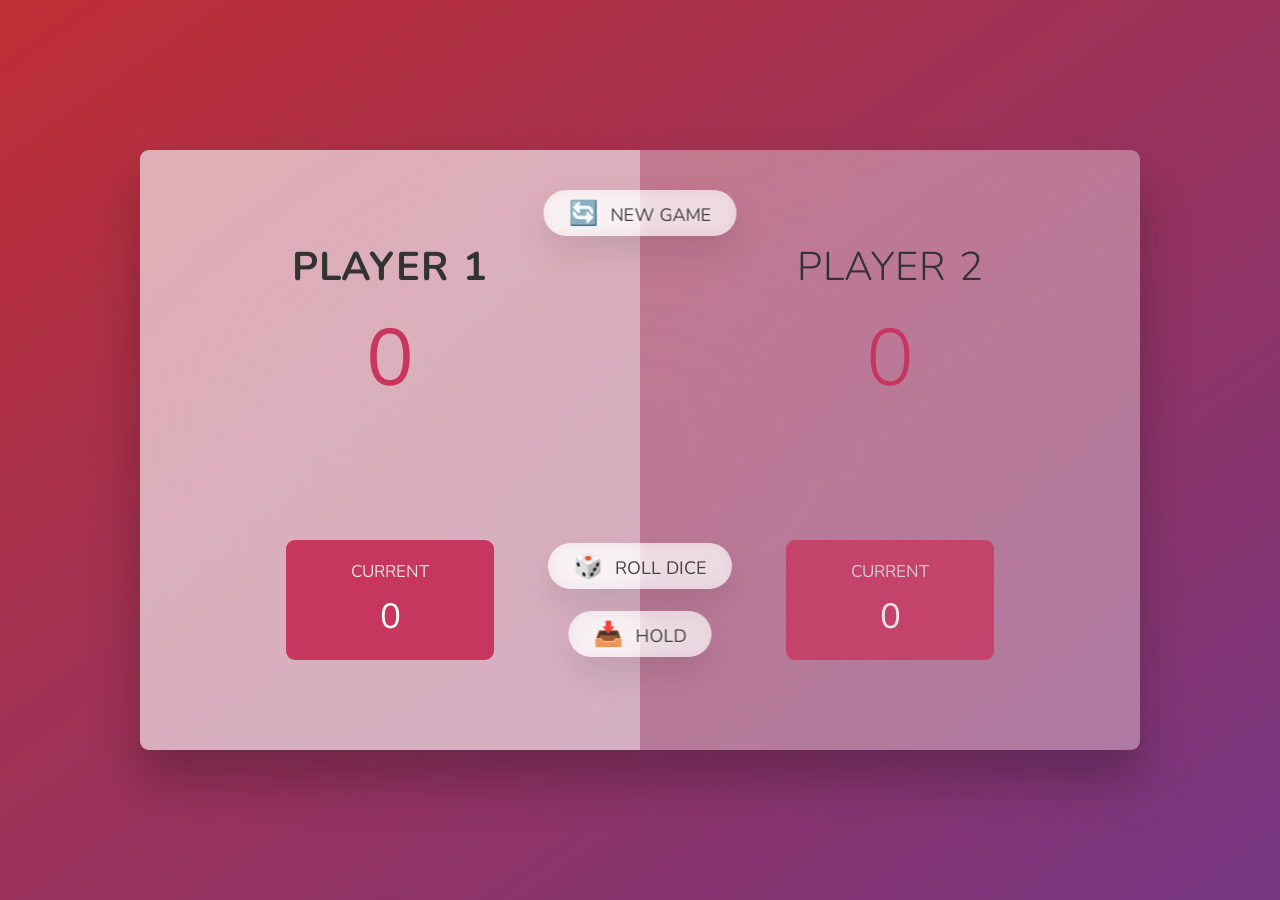
<file: Pig-Game/index.html>
<!DOCTYPE html>
<html lang="en">
  <head>
    <meta charset="UTF-8" />
    <meta name="viewport" content="width=device-width, initial-scale=1.0" />
    <meta http-equiv="X-UA-Compatible" content="ie=edge" />
    <link rel="stylesheet" href="style.css" />
    <title>Pig Game</title>
  </head>
  <body>
    <main>
      <section class="player player--0 player--active" ">
        <h2 class="name" id="name--0">Player 1</h2>
        <p class="score" id="score--0">43</p>
        <div class="current">
          <p class="current-label">Current</p>
          <p class="current-score" id="current--0" data-the-current-player="0">0</p>
        </div>
      </section>
      <section class="player player--1" >
        <h2 class="name" id="name--1">Player 2</h2>
        <p class="score" id="score--1">24</p>
        <div class="current">
          <p class="current-label">Current</p>
          <p class="current-score" id="current--1">0</p>
        </div>
      </section>

      <img src="dice-5.png" alt="Playing dice" class="dice" />
      <button class="btn btn--new">🔄 New game</button>
      <button class="btn btn--roll">🎲 Roll dice</button>
      <button class="btn btn--hold">📥 Hold</button>
    </main>
    <script src="script.js"></script>
  </body>
</html>
</file>
<file: Advanced-DOM-Bankist/style.css>
/* The page is NOT responsive. You can implement responsiveness yourself if you wanna have some fun 😃 */

:root {
  --color-primary: #5ec576;
  --color-secondary: #ffcb03;
  --color-tertiary: #ff585f;
  --color-primary-darker: #4bbb7d;
  --color-secondary-darker: #ffbb00;
  --color-tertiary-darker: #fd424b;
  --color-primary-opacity: #5ec5763a;
  --color-secondary-opacity: #ffcd0331;
  --color-tertiary-opacity: #ff58602d;
  --gradient-primary: linear-gradient(to top left, #39b385, #9be15d);
  --gradient-secondary: linear-gradient(to top left, #ffb003, #ffcb03);
}

* {
  margin: 0;
  padding: 0;
  box-sizing: inherit;
}

html {
  font-size: 62.5%;
  box-sizing: border-box;
}

body {
  font-family: 'Poppins', sans-serif;
  font-weight: 300;
  color: #444;
  line-height: 1.9;
  background-color: #f3f3f3;
}

/* GENERAL ELEMENTS */
.section {
  padding: 15rem 3rem;
  border-top: 1px solid #ddd;

  transition: transform 1s, opacity 1s;
}

.section--hidden {
  opacity: 0;
  transform: translateY(8rem);
}

.section__title {
  max-width: 80rem;
  margin: 0 auto 8rem auto;
}

.section__description {
  font-size: 1.8rem;
  font-weight: 600;
  text-transform: uppercase;
  color: var(--color-primary);
  margin-bottom: 1rem;
}

.section__header {
  font-size: 4rem;
  line-height: 1.3;
  font-weight: 500;
}

.btn {
  display: inline-block;
  background-color: var(--color-primary);
  font-size: 1.6rem;
  font-family: inherit;
  font-weight: 500;
  border: none;
  padding: 1.25rem 4.5rem;
  border-radius: 10rem;
  cursor: pointer;
  transition: all 0.3s;
}

.btn:hover {
  background-color: var(--color-primary-darker);
}

.btn--text {
  display: inline-block;
  background: none;
  font-size: 1.7rem;
  font-family: inherit;
  font-weight: 500;
  color: var(--color-primary);
  border: none;
  border-bottom: 1px solid currentColor;
  padding-bottom: 2px;
  cursor: pointer;
  transition: all 0.3s;
}

p {
  color: #666;
}

/* This is BAD for accessibility! Don't do in the real world! */
button:focus {
  outline: none;
}

img {
  transition: filter 0.5s;
}

.lazy-img {
  filter: blur(20px);
}

/* NAVIGATION */
.nav {
  display: flex;
  justify-content: space-between;
  align-items: center;
  height: 9rem;
  width: 100%;
  padding: 0 6rem;
  z-index: 100;
}

/* nav and stickly class at the same time */
.nav.sticky {
  position: fixed;
  background-color: rgba(255, 255, 255, 0.95);
}

.nav__logo {
  height: 4.5rem;
  transition: all 0.3s;
}

.nav__links {
  display: flex;
  align-items: center;
  list-style: none;
}

.nav__item {
  margin-left: 4rem;
}

.nav__link:link,
.nav__link:visited {
  font-size: 1.7rem;
  font-weight: 400;
  color: inherit;
  text-decoration: none;
  display: block;
  transition: all 0.3s;
}

.nav__link--btn:link,
.nav__link--btn:visited {
  padding: 0.8rem 2.5rem;
  border-radius: 3rem;
  background-color: var(--color-primary);
  color: #222;
}

.nav__link--btn:hover,
.nav__link--btn:active {
  color: inherit;
  background-color: var(--color-primary-darker);
  color: #333;
}

/* HEADER */
.header {
  padding: 0 3rem;
  height: 100vh;
  display: flex;
  flex-direction: column;
  align-items: center;
}

.header__title {
  flex: 1;

  max-width: 115rem;
  display: grid;
  grid-template-columns: 3fr 2fr;
  row-gap: 3rem;
  align-content: center;
  justify-content: center;

  align-items: start;
  justify-items: start;
}

h1 {
  font-size: 5.5rem;
  line-height: 1.35;
}

h4 {
  font-size: 2.4rem;
  font-weight: 500;
}

.header__img {
  width: 100%;
  grid-column: 2 / 3;
  grid-row: 1 / span 4;
  transform: translateY(-6rem);
}

.highlight {
  position: relative;
}

.highlight::after {
  display: block;
  content: '';
  position: absolute;
  bottom: 0;
  left: 0;
  height: 100%;
  width: 100%;
  z-index: -1;
  opacity: 0.7;
  transform: scale(1.07, 1.05) skewX(-15deg);
  background-image: var(--gradient-primary);
}

/* FEATURES */
.features {
  display: grid;
  grid-template-columns: 1fr 1fr;
  gap: 4rem;
  margin: 0 12rem;
}

.features__img {
  width: 100%;
}

.features__feature {
  align-self: center;
  justify-self: center;
  width: 70%;
  font-size: 1.5rem;
}

.features__icon {
  display: flex;
  align-items: center;
  justify-content: center;
  background-color: var(--color-primary-opacity);
  height: 5.5rem;
  width: 5.5rem;
  border-radius: 50%;
  margin-bottom: 2rem;
}

.features__icon svg {
  height: 2.5rem;
  width: 2.5rem;
  fill: var(--color-primary);
}

.features__header {
  font-size: 2rem;
  margin-bottom: 1rem;
}

/* OPERATIONS */
.operations {
  max-width: 100rem;
  margin: 12rem auto 0 auto;

  background-color: #fff;
}

.operations__tab-container {
  display: flex;
  justify-content: center;
}

.operations__tab {
  margin-right: 2.5rem;
  transform: translateY(-50%);
}

.operations__tab span {
  margin-right: 1rem;
  font-weight: 600;
  display: inline-block;
}

.operations__tab--1 {
  background-color: var(--color-secondary);
}

.operations__tab--1:hover {
  background-color: var(--color-secondary-darker);
}

.operations__tab--3 {
  background-color: var(--color-tertiary);
  margin: 0;
}

.operations__tab--3:hover {
  background-color: var(--color-tertiary-darker);
}

.operations__tab--active {
  transform: translateY(-66%);
}

.operations__content {
  display: none;

  /* JUST PRESENTATIONAL */
  font-size: 1.7rem;
  padding: 2.5rem 7rem 6.5rem 7rem;
}

.operations__content--active {
  display: grid;
  grid-template-columns: 7rem 1fr;
  column-gap: 3rem;
  row-gap: 0.5rem;
}

.operations__header {
  font-size: 2.25rem;
  font-weight: 500;
  align-self: center;
}

.operations__icon {
  display: flex;
  align-items: center;
  justify-content: center;
  height: 7rem;
  width: 7rem;
  border-radius: 50%;
}

.operations__icon svg {
  height: 2.75rem;
  width: 2.75rem;
}

.operations__content p {
  grid-column: 2;
}

.operations__icon--1 {
  background-color: var(--color-secondary-opacity);
}
.operations__icon--2 {
  background-color: var(--color-primary-opacity);
}
.operations__icon--3 {
  background-color: var(--color-tertiary-opacity);
}
.operations__icon--1 svg {
  fill: var(--color-secondary-darker);
}
.operations__icon--2 svg {
  fill: var(--color-primary);
}
.operations__icon--3 svg {
  fill: var(--color-tertiary);
}

/* SLIDER */
.slider {
  max-width: 100rem;
  height: 50rem;
  margin: 0 auto;
  position: relative;

  /* IN THE END */
  overflow: hidden;
}

.slide {
  position: absolute;
  top: 0;
  width: 100%;
  height: 50rem;

  display: flex;
  align-items: center;
  justify-content: center;

  /* THIS creates the animation! */
  transition: transform 1s;
}

.slide > img {
  /* Only for images that have different size than slide */
  width: 100%;
  height: 100%;
  object-fit: cover;
}

.slider__btn {
  position: absolute;
  top: 50%;
  z-index: 10;

  border: none;
  background: rgba(255, 255, 255, 0.7);
  font-family: inherit;
  color: #333;
  border-radius: 50%;
  height: 5.5rem;
  width: 5.5rem;
  font-size: 3.25rem;
  cursor: pointer;
}

.slider__btn--left {
  left: 6%;
  transform: translate(-50%, -50%);
}

.slider__btn--right {
  right: 6%;
  transform: translate(50%, -50%);
}

.dots {
  position: absolute;
  bottom: 5%;
  left: 50%;
  transform: translateX(-50%);
  display: flex;
}

.dots__dot {
  border: none;
  background-color: #b9b9b9;
  opacity: 0.7;
  height: 1rem;
  width: 1rem;
  border-radius: 50%;
  margin-right: 1.75rem;
  cursor: pointer;
  transition: all 0.5s;

  /* Only necessary when overlying images */
  /* box-shadow: 0 0.6rem 1.5rem rgba(0, 0, 0, 0.7); */
}

.dots__dot:last-child {
  margin: 0;
}

.dots__dot--active {
  /* background-color: #fff; */
  background-color: #888;
  opacity: 1;
}

/* TESTIMONIALS */
.testimonial {
  width: 65%;
  position: relative;
}

.testimonial::before {
  content: '\201C';
  position: absolute;
  top: -5.7rem;
  left: -6.8rem;
  line-height: 1;
  font-size: 20rem;
  font-family: inherit;
  color: var(--color-primary);
  z-index: -1;
}

.testimonial__header {
  font-size: 2.25rem;
  font-weight: 500;
  margin-bottom: 1.5rem;
}

.testimonial__text {
  font-size: 1.7rem;
  margin-bottom: 3.5rem;
  color: #666;
}

.testimonial__author {
  margin-left: 3rem;
  font-style: normal;

  display: grid;
  grid-template-columns: 6.5rem 1fr;
  column-gap: 2rem;
}

.testimonial__photo {
  grid-row: 1 / span 2;
  width: 6.5rem;
  border-radius: 50%;
}

.testimonial__name {
  font-size: 1.7rem;
  font-weight: 500;
  align-self: end;
  margin: 0;
}

.testimonial__location {
  font-size: 1.5rem;
}

.section__title--testimonials {
  margin-bottom: 4rem;
}

/* SIGNUP */
.section--sign-up {
  background-color: #37383d;
  border-top: none;
  border-bottom: 1px solid #444;
  text-align: center;
  padding: 10rem 3rem;
}

.section--sign-up .section__header {
  color: #fff;
  text-align: center;
}

.section--sign-up .section__title {
  margin-bottom: 6rem;
}

.section--sign-up .btn {
  font-size: 1.9rem;
  padding: 2rem 5rem;
}

/* FOOTER */
.footer {
  padding: 10rem 3rem;
  background-color: #37383d;
}

.footer__nav {
  list-style: none;
  display: flex;
  justify-content: center;
  margin-bottom: 5rem;
}

.footer__item {
  margin-right: 4rem;
}

.footer__link {
  font-size: 1.6rem;
  color: #eee;
  text-decoration: none;
}

.footer__logo {
  height: 5rem;
  display: block;
  margin: 0 auto;
  margin-bottom: 5rem;
}

.footer__copyright {
  font-size: 1.4rem;
  color: #aaa;
  text-align: center;
}

.footer__copyright .footer__link {
  font-size: 1.4rem;
}

/* MODAL WINDOW */
.modal {
  position: fixed;
  top: 50%;
  left: 50%;
  transform: translate(-50%, -50%);
  max-width: 60rem;
  background-color: #f3f3f3;
  padding: 5rem 6rem;
  box-shadow: 0 4rem 6rem rgba(0, 0, 0, 0.3);
  z-index: 1000;
  transition: all 0.5s;
}

.overlay {
  position: fixed;
  top: 0;
  left: 0;
  width: 100%;
  height: 100%;
  background-color: rgba(0, 0, 0, 0.5);
  backdrop-filter: blur(4px);
  z-index: 100;
  transition: all 0.5s;
}

.modal__header {
  font-size: 3.25rem;
  margin-bottom: 4.5rem;
  line-height: 1.5;
}

.modal__form {
  margin: 0 3rem;
  display: grid;
  grid-template-columns: 1fr 2fr;
  align-items: center;
  gap: 2.5rem;
}

.modal__form label {
  font-size: 1.7rem;
  font-weight: 500;
}

.modal__form input {
  font-size: 1.7rem;
  padding: 1rem 1.5rem;
  border: 1px solid #ddd;
  border-radius: 0.5rem;
}

.modal__form button {
  grid-column: 1 / span 2;
  justify-self: center;
  margin-top: 1rem;
}

.btn--close-modal {
  font-family: inherit;
  color: inherit;
  position: absolute;
  top: 0.5rem;
  right: 2rem;
  font-size: 4rem;
  cursor: pointer;
  border: none;
  background: none;
}

.hidden {
  visibility: hidden;
  opacity: 0;
}

/* COOKIE MESSAGE */
.cookie-message {
  display: flex;
  align-items: center;
  justify-content: space-evenly;
  width: 100%;
  background-color: white;
  color: #bbb;
  font-size: 1.5rem;
  font-weight: 400;
  z-index: 10000000;
  position: fixed;
  bottom: 0;
}
</file>
<file: Arrays-Bankist/style.css>
/*
 * Use this CSS to learn some intersting techniques,
 * in case you're wondering how I built the UI.
 * Have fun! 😁
 */

* {
  margin: 0;
  padding: 0;
  box-sizing: inherit;
}

html {
  font-size: 62.5%;
  box-sizing: border-box;
}

body {
  font-family: 'Poppins', sans-serif;
  color: #444;
  background-color: #f3f3f3;
  height: 100vh;
  padding: 2rem;
}

nav {
  display: flex;
  justify-content: space-between;
  align-items: center;
  padding: 0 2rem;
}

.welcome {
  font-size: 1.9rem;
  font-weight: 500;
}

.logo {
  height: 5.25rem;
}

.login {
  display: flex;
}

.login__input {
  border: none;
  padding: 0.5rem 2rem;
  font-size: 1.6rem;
  font-family: inherit;
  text-align: center;
  width: 12rem;
  border-radius: 10rem;
  margin-right: 1rem;
  color: inherit;
  border: 1px solid #fff;
  transition: all 0.3s;
}

.login__input:focus {
  outline: none;
  border: 1px solid #ccc;
}

.login__input::placeholder {
  color: #bbb;
}

.login__btn {
  border: none;
  background: none;
  font-size: 2.2rem;
  color: inherit;
  cursor: pointer;
  transition: all 0.3s;
}

.login__btn:hover,
.login__btn:focus,
.btn--sort:hover,
.btn--sort:focus {
  outline: none;
  color: #777;
}

/* MAIN */
.app {
  position: relative;
  max-width: 100rem;
  margin: 4rem auto;
  display: grid;
  grid-template-columns: 4fr 3fr;
  grid-template-rows: auto repeat(3, 15rem) auto;
  gap: 2rem;

  /* NOTE This creates the fade in/out anumation */
  opacity: 0;
  transition: all 1s;
}

.balance {
  grid-column: 1 / span 2;
  display: flex;
  align-items: flex-end;
  justify-content: space-between;
  margin-bottom: 2rem;
}

.balance__label {
  font-size: 2.2rem;
  font-weight: 500;
  margin-bottom: -0.2rem;
}

.balance__date {
  font-size: 1.4rem;
  color: #888;
}

.balance__value {
  font-size: 4.5rem;
  font-weight: 400;
}

/* MOVEMENTS */
.movements {
  grid-row: 2 / span 3;
  background-color: #fff;
  border-radius: 1rem;
  overflow: scroll;
}

.movements__row {
  padding: 2.25rem 4rem;
  display: flex;
  align-items: center;
  border-bottom: 1px solid #eee;
}

.movements__type {
  font-size: 1.1rem;
  text-transform: uppercase;
  font-weight: 500;
  color: #fff;
  padding: 0.1rem 1rem;
  border-radius: 10rem;
  margin-right: 2rem;
}

.movements__date {
  font-size: 1.1rem;
  text-transform: uppercase;
  font-weight: 500;
  color: #666;
}

.movements__type--deposit {
  background-image: linear-gradient(to top left, #39b385, #9be15d);
}

.movements__type--withdrawal {
  background-image: linear-gradient(to top left, #e52a5a, #ff585f);
}

.movements__value {
  font-size: 1.7rem;
  margin-left: auto;
}

/* SUMMARY */
.summary {
  grid-row: 5 / 6;
  display: flex;
  align-items: baseline;
  padding: 0 0.3rem;
  margin-top: 1rem;
}

.summary__label {
  font-size: 1.2rem;
  font-weight: 500;
  text-transform: uppercase;
  margin-right: 0.8rem;
}

.summary__value {
  font-size: 2.2rem;
  margin-right: 2.5rem;
}

.summary__value--in,
.summary__value--interest {
  color: #66c873;
}

.summary__value--out {
  color: #f5465d;
}

.btn--sort {
  margin-left: auto;
  border: none;
  background: none;
  font-size: 1.3rem;
  font-weight: 500;
  cursor: pointer;
}

/* OPERATIONS */
.operation {
  border-radius: 1rem;
  padding: 3rem 4rem;
  color: #333;
}

.operation--transfer {
  background-image: linear-gradient(to top left, #ffb003, #ffcb03);
}

.operation--loan {
  background-image: linear-gradient(to top left, #39b385, #9be15d);
}

.operation--close {
  background-image: linear-gradient(to top left, #e52a5a, #ff585f);
}

h2 {
  margin-bottom: 1.5rem;
  font-size: 1.7rem;
  font-weight: 600;
  color: #333;
}

.form {
  display: grid;
  grid-template-columns: 2.5fr 2.5fr 1fr;
  grid-template-rows: auto auto;
  gap: 0.4rem 1rem;
}

/* Exceptions for interst */
.form.form--loan {
  grid-template-columns: 2.5fr 1fr 2.5fr;
}
.form__label--loan {
  grid-row: 2;
}
/* End exceptions */

.form__input {
  width: 100%;
  border: none;
  background-color: rgba(255, 255, 255, 0.4);
  font-family: inherit;
  font-size: 1.5rem;
  text-align: center;
  color: #333;
  padding: 0.3rem 1rem;
  border-radius: 0.7rem;
  transition: all 0.3s;
}

.form__input:focus {
  outline: none;
  background-color: rgba(255, 255, 255, 0.6);
}

.form__label {
  font-size: 1.3rem;
  text-align: center;
}

.form__btn {
  border: none;
  border-radius: 0.7rem;
  font-size: 1.8rem;
  background-color: #fff;
  cursor: pointer;
  transition: all 0.3s;
}

.form__btn:focus {
  outline: none;
  background-color: rgba(255, 255, 255, 0.8);
}

.logout-timer {
  padding: 0 0.3rem;
  margin-top: 1.9rem;
  text-align: right;
  font-size: 1.25rem;
}

.timer {
  font-weight: 600;
}
</file>
<file: Asynchronous/style.css>
* {
  margin: 0;
  padding: 0;
  box-sizing: inherit;
}

html {
  font-size: 62.5%;
  box-sizing: border-box;
}

body {
  font-family: system-ui;
  color: #555;
  background-color: #f7f7f7;
  min-height: 100vh;

  display: flex;
  align-items: center;
  justify-content: center;
}

.container {
  display: flex;
  flex-flow: column;
  align-items: center;
}

.countries {
  /* margin-bottom: 8rem; */
  display: flex;

  font-size: 2rem;
  opacity: 0;
  transition: opacity 1s;
}

.country {
  background-color: #fff;
  box-shadow: 0 2rem 5rem 1rem rgba(0, 0, 0, 0.1);
  font-size: 1.8rem;
  width: 30rem;
  border-radius: 0.7rem;
  margin: 0 3rem;
  /* overflow: hidden; */
}

.neighbour::before {
  content: 'Neighbour country';
  width: 100%;
  position: absolute;
  top: -4rem;

  text-align: center;
  font-size: 1.8rem;
  font-weight: 600;
  text-transform: uppercase;
  color: #888;
}

.neighbour {
  transform: scale(0.8) translateY(1rem);
  margin-left: 0;
}

.country__img {
  width: 30rem;
  height: 17rem;
  object-fit: cover;
  background-color: #eee;
  border-top-left-radius: 0.7rem;
  border-top-right-radius: 0.7rem;
}

.country__data {
  padding: 2.5rem 3.75rem 3rem 3.75rem;
}

.country__name {
  font-size: 2.7rem;
  margin-bottom: 0.7rem;
}

.country__region {
  font-size: 1.4rem;
  margin-bottom: 2.5rem;
  text-transform: uppercase;
  color: #888;
}

.country__row:not(:last-child) {
  margin-bottom: 1rem;
}

.country__row span {
  display: inline-block;
  margin-right: 2rem;
  font-size: 2.4rem;
}

.btn-country {
  border: none;
  font-size: 2rem;
  padding: 2rem 5rem;
  border-radius: 0.7rem;
  color: white;
  background-color: orangered;
  cursor: pointer;
}

.images {
  display: flex;
}

.images img {
  display: block;
  width: 80rem;
  margin: 4rem;
}

.images img.parallel {
  width: 40rem;
  margin: 2rem;
  border: 3rem solid white;
  box-shadow: 0 2rem 5rem 1rem rgba(0, 0, 0, 0.1);
}
</file>
<file: Guess-My-Number/style.css>
@import url('https://fonts.googleapis.com/css?family=Press+Start+2P&display=swap');

* {
  margin: 0;
  padding: 0;
  box-sizing: inherit;
}

html {
  font-size: 62.5%;
  box-sizing: border-box;
}

body {
  font-family: 'Press Start 2P', sans-serif;
  color: #eee;
  background-color: #222;
  /* background-color: #60b347; */
}

/* LAYOUT */
header {
  position: relative;
  height: 35vh;
  border-bottom: 7px solid #eee;
}

main {
  height: 65vh;
  color: #eee;
  display: flex;
  align-items: center;
  justify-content: space-around;
}

.left {
  width: 52rem;
  display: flex;
  flex-direction: column;
  align-items: center;
}

.right {
  width: 52rem;
  font-size: 2rem;
}

/* ELEMENTS STYLE */
h1 {
  font-size: 4rem;
  text-align: center;
  position: absolute;
  width: 100%;
  top: 52%;
  left: 50%;
  transform: translate(-50%, -50%);
}

.number {
  background: #eee;
  color: #333;
  font-size: 6rem;
  width: 15rem;
  padding: 3rem 0rem;
  text-align: center;
  position: absolute;
  bottom: 0;
  left: 50%;
  transform: translate(-50%, 50%);
}

.between {
  font-size: 1.4rem;
  position: absolute;
  top: 2rem;
  right: 2rem;
}

.again {
  position: absolute;
  top: 2rem;
  left: 2rem;
}

.guess {
  background: none;
  border: 4px solid #eee;
  font-family: inherit;
  color: inherit;
  font-size: 5rem;
  padding: 2.5rem;
  width: 25rem;
  text-align: center;
  display: block;
  margin-bottom: 3rem;
}

.btn {
  border: none;
  background-color: #eee;
  color: #222;
  font-size: 2rem;
  font-family: inherit;
  padding: 2rem 3rem;
  cursor: pointer;
}

.btn:hover {
  background-color: #ccc;
}

.message {
  margin-bottom: 8rem;
  height: 3rem;
}

.label-score {
  margin-bottom: 2rem;
}
</file>
<file: Modal/style.css>
* {
  margin: 0;
  padding: 0;
  box-sizing: inherit;
}

html {
  font-size: 62.5%;
  box-sizing: border-box;
}

body {
  font-family: sans-serif;
  color: #333;
  line-height: 1.5;
  height: 100vh;
  position: relative;
  display: flex;
  align-items: flex-start;
  justify-content: center;
  background: linear-gradient(to top left, #28b487, #7dd56f);
}

.show-modal {
  font-size: 2rem;
  font-weight: 600;
  padding: 1.75rem 3.5rem;
  margin: 5rem 2rem;
  border: none;
  background-color: #fff;
  color: #444;
  border-radius: 10rem;
  cursor: pointer;
}

.close-modal {
  position: absolute;
  top: 1.2rem;
  right: 2rem;
  font-size: 5rem;
  color: #333;
  cursor: pointer;
  border: none;
  background: none;
}

h1 {
  font-size: 2.5rem;
  margin-bottom: 2rem;
}

p {
  font-size: 1.8rem;
}

/* -------------------------- */
/* CLASSES TO MAKE MODAL WORK */
.hidden {
  display: none;
}

.modal {
  position: absolute;
  top: 50%;
  left: 50%;
  transform: translate(-50%, -50%);
  width: 70%;

  background-color: white;
  padding: 6rem;
  border-radius: 5px;
  box-shadow: 0 3rem 5rem rgba(0, 0, 0, 0.3);
  z-index: 10;
}

.overlay {
  position: absolute;
  top: 0;
  left: 0;
  width: 100%;
  height: 100%;
  background-color: rgba(0, 0, 0, 0.6);
  backdrop-filter: blur(3px);
  z-index: 5;
}
</file>
<file: Pig-Game/style.css>
@import url('https://fonts.googleapis.com/css2?family=Nunito&display=swap');

* {
  margin: 0;
  padding: 0;
  box-sizing: inherit;
}

html {
  font-size: 62.5%;
  box-sizing: border-box;
}

body {
  font-family: 'Nunito', sans-serif;
  font-weight: 400;
  height: 100vh;
  color: #333;
  background-image: linear-gradient(to top left, #753682 0%, #bf2e34 100%);
  display: flex;
  align-items: center;
  justify-content: center;
}

/* LAYOUT */
main {
  position: relative;
  width: 100rem;
  height: 60rem;
  background-color: rgba(255, 255, 255, 0.35);
  backdrop-filter: blur(200px);
  filter: blur();
  box-shadow: 0 3rem 5rem rgba(0, 0, 0, 0.25);
  border-radius: 9px;
  overflow: hidden;
  display: flex;
}

.player {
  flex: 50%;
  padding: 9rem;
  display: flex;
  flex-direction: column;
  align-items: center;
  transition: all 0.75s;
}

/* ELEMENTS */
.name {
  position: relative;
  font-size: 4rem;
  text-transform: uppercase;
  letter-spacing: 1px;
  word-spacing: 2px;
  font-weight: 300;
  margin-bottom: 1rem;
}

.score {
  font-size: 8rem;
  font-weight: 300;
  color: #c7365f;
  margin-bottom: auto;
}

.player--active {
  background-color: rgba(255, 255, 255, 0.4);
}
.player--active .name {
  font-weight: 700;
}
.player--active .score {
  font-weight: 400;
}

.player--active .current {
  opacity: 1;
}

.current {
  background-color: #c7365f;
  opacity: 0.8;
  border-radius: 9px;
  color: #fff;
  width: 65%;
  padding: 2rem;
  text-align: center;
  transition: all 0.75s;
}

.current-label {
  text-transform: uppercase;
  margin-bottom: 1rem;
  font-size: 1.7rem;
  color: #ddd;
}

.current-score {
  font-size: 3.5rem;
}

/* ABSOLUTE POSITIONED ELEMENTS */
.btn {
  position: absolute;
  left: 50%;
  transform: translateX(-50%);
  color: #444;
  background: none;
  border: none;
  font-family: inherit;
  font-size: 1.8rem;
  text-transform: uppercase;
  cursor: pointer;
  font-weight: 400;
  transition: all 0.2s;

  background-color: white;
  background-color: rgba(255, 255, 255, 0.6);
  backdrop-filter: blur(10px);

  padding: 0.7rem 2.5rem;
  border-radius: 50rem;
  box-shadow: 0 1.75rem 3.5rem rgba(0, 0, 0, 0.1);
}

.btn::first-letter {
  font-size: 2.4rem;
  display: inline-block;
  margin-right: 0.7rem;
}

.btn--new {
  top: 4rem;
}
.btn--roll {
  top: 39.3rem;
}
.btn--hold {
  top: 46.1rem;
}

.btn:active {
  transform: translate(-50%, 3px);
  box-shadow: 0 1rem 2rem rgba(0, 0, 0, 0.15);
}

.btn:focus {
  outline: none;
}

.dice {
  position: absolute;
  left: 50%;
  top: 16.5rem;
  transform: translateX(-50%);
  height: 10rem;
  box-shadow: 0 2rem 5rem rgba(0, 0, 0, 0.2);
}

.player--winner {
  background-color: #2f2f2f;
}

.player--winner .name {
  font-weight: 700;
  color: #c7365f;
}

.hidden {
  display: none;
}
</file>
